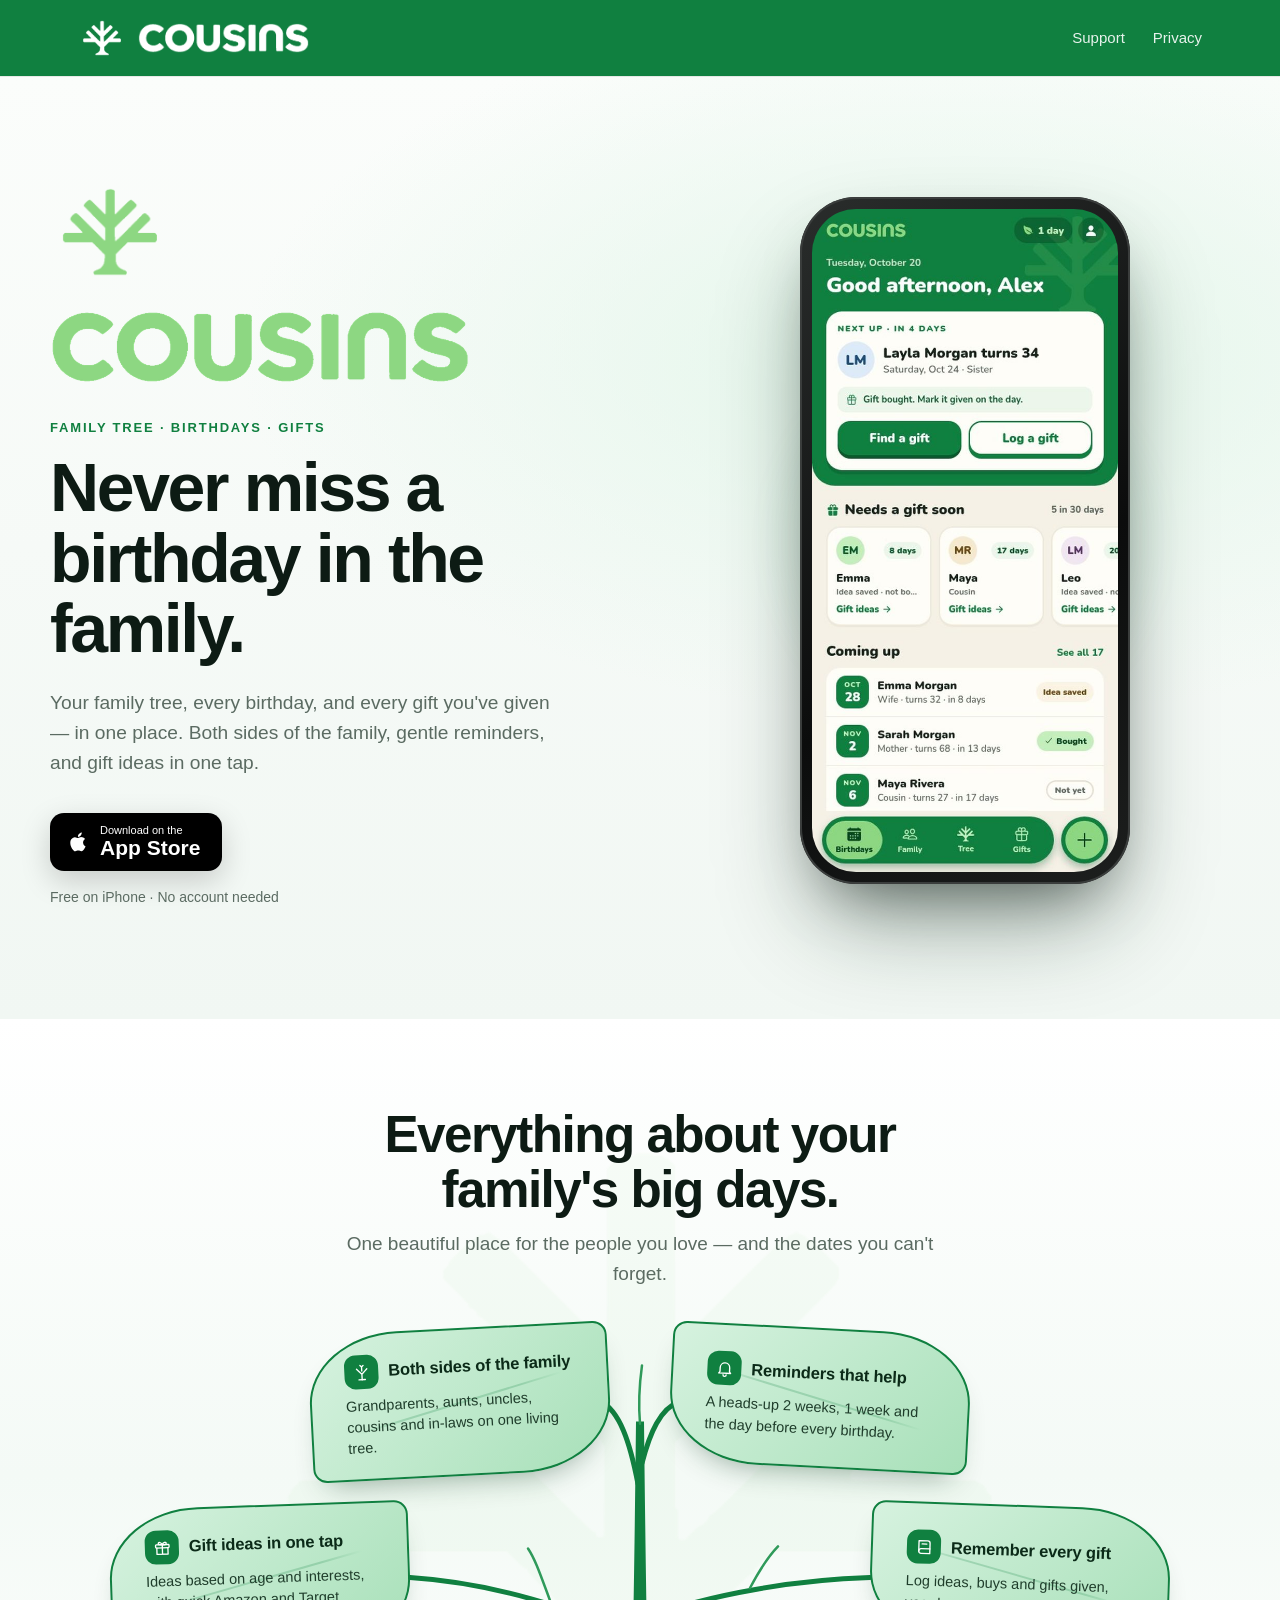
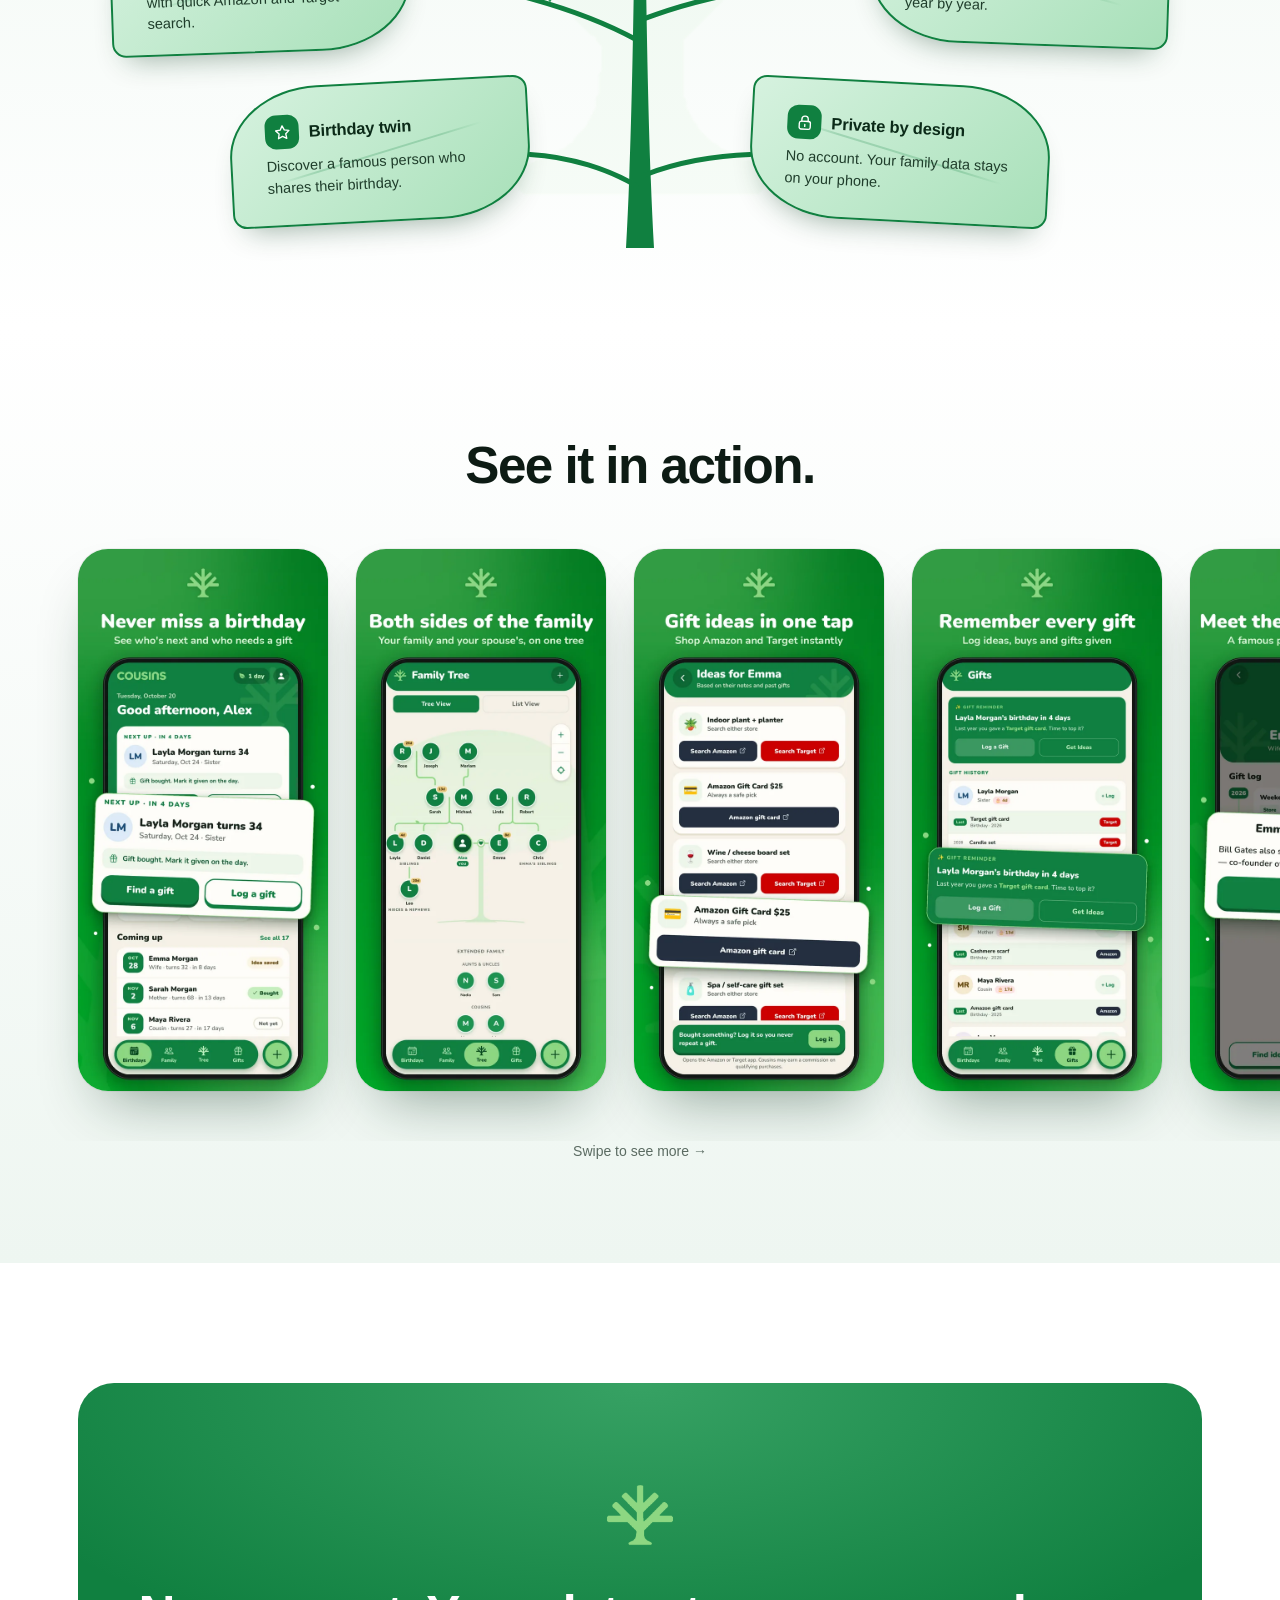
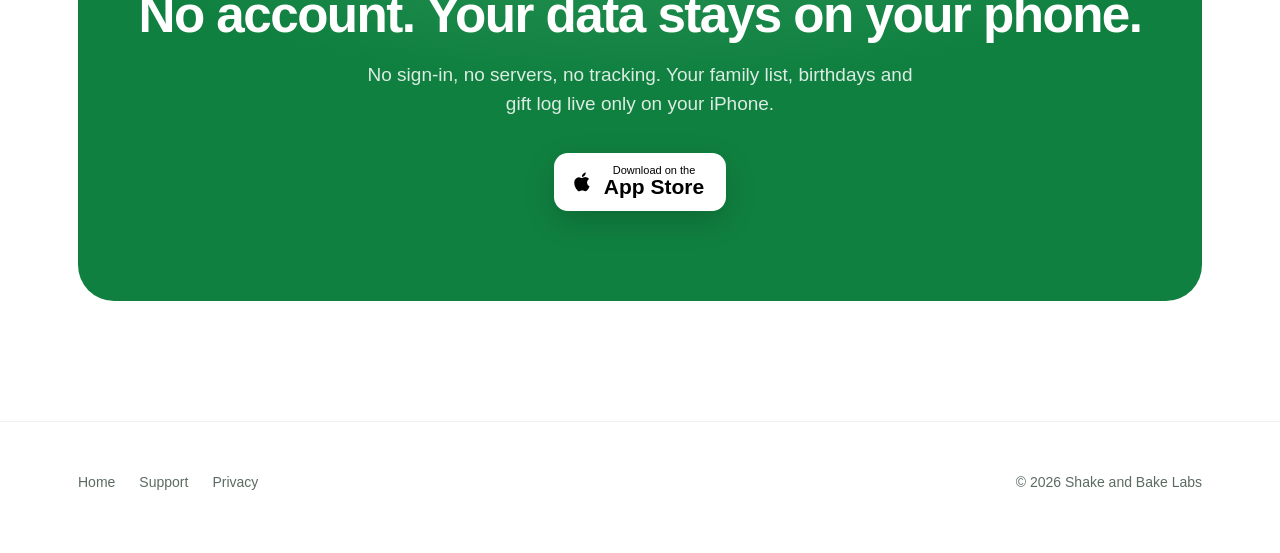
<file: index.html>
<!doctype html><html lang="en"><head><meta charset="utf-8"><meta name="viewport" content="width=device-width,initial-scale=1"><title>COUSINS – Birthdays & Gifts for your whole family</title><meta name="description" content="COUSINS keeps your whole family tree, every birthday and every gift in one place."><link rel="icon" href="assets/tree.png"><link rel="apple-touch-icon" href="assets/apple-touch-icon.png"><meta name="theme-color" content="#108040"><link rel="stylesheet" href="style.css"></head><body>
<header class="nav"><div class="wrap"><a class="brand" href="index.html"><img class="t" src="assets/tree-white.png" alt=""><img class="w" src="assets/wordmark-white.png" alt="COUSINS"></a><nav><a href="support.html">Support</a><a href="privacy.html">Privacy</a></nav></div></header>
<section class="hero" style="padding:0"><div class="wrap hero-grid"><div>
<div class="hero-logo"><img class="t" src="assets/tree.png" alt=""><img class="w" src="assets/wordmark.png" alt="COUSINS"></div>
<div class="eyebrow">Family tree · Birthdays · Gifts</div>
<h1>Never miss a birthday in the family.</h1>
<p class="sub">Your family tree, every birthday, and every gift you've given — in one place. Both sides of the family, gentle reminders, and gift ideas in one tap.</p>
<a class="badge" href="https://apps.apple.com/app/id6773212380"><svg width="22" height="22" viewBox="0 0 24 24" fill="#fff"><path d="M16.4 12.6c0-2.6 2.1-3.8 2.2-3.9-1.2-1.8-3.1-2-3.7-2-1.6-.2-3.1.9-3.9.9s-2-.9-3.4-.9c-1.7 0-3.3 1-4.2 2.6-1.8 3.1-.5 7.7 1.3 10.2.9 1.2 1.9 2.6 3.2 2.6 1.3-.1 1.8-.8 3.3-.8s2 .8 3.4.8c1.4 0 2.3-1.3 3.1-2.5 1-1.4 1.4-2.8 1.4-2.9-.1 0-2.7-1-2.7-4.1zM13.9 4.9c.7-.9 1.2-2 1.1-3.2-1 0-2.3.7-3 1.6-.7.8-1.3 2-1.1 3.1 1.1.1 2.3-.6 3-1.5z"/></svg><span><small>Download on the</small>App Store</span></a>
<p class="note">Free on iPhone · No account needed</p>
</div>
<div class="stage"><div class="phone"><video src="assets/preview.mp4" poster="assets/poster.jpg" autoplay muted loop playsinline webkit-playsinline preload="auto" disablepictureinpicture disableremoteplayback></video></div></div>
</div></section>
<section class="center features"><div class="wrap"><h2>Everything about your<br>family's big days.</h2><p class="lead">One beautiful place for the people you love — and the dates you can't forget.</p><div class="tree"><svg class="treeart" viewBox="0 0 1060 500" preserveAspectRatio="none" aria-hidden="true">
<path class="tk" d="M516 500 C522 400 524 260 526 90 L534 90 C536 260 538 400 544 500 Z"/>
<path class="br" d="M528 150 C520 110 510 80 490 70"/><path class="br" d="M532 130 C540 100 550 78 570 70"/>
<path class="br" d="M527 300 C470 270 380 245 300 240"/><path class="br" d="M533 280 C600 255 690 242 760 240"/>
<path class="br" d="M526 440 C500 425 460 412 420 410"/><path class="br" d="M534 430 C565 418 605 411 640 410"/>
<path class="tw" d="M440 262 C430 236 425 222 418 212"/><path class="tw" d="M640 250 C652 228 660 218 668 210"/><path class="tw" d="M530 92 C528 70 530 50 532 36"/>
</svg><div class="leaf l t1"><div class="lc"><div class="ic"><svg viewBox="0 0 24 24" fill="none" stroke="currentColor" stroke-width="1.7" stroke-linecap="round" stroke-linejoin="round"><path d="M12 21v-7M12 14l-4-4M12 14l4-4M12 10V5M8 10l-2.5-2.5M16 10l2.5-2.5M12 5l-2-2M12 5l2-2"/><path d="M8 21h8"/></svg></div><div><b>Both sides of the family</b><p>Grandparents, aunts, uncles, cousins and in-laws on one living tree.</p></div></div></div><div class="leaf r t1"><div class="lc"><div class="ic"><svg viewBox="0 0 24 24" fill="none" stroke="currentColor" stroke-width="1.7" stroke-linecap="round" stroke-linejoin="round"><path d="M6 16V11a6 6 0 1 1 12 0v5l1.5 2h-15z"/><path d="M10 20a2 2 0 0 0 4 0"/></svg></div><div><b>Reminders that help</b><p>A heads-up 2 weeks, 1 week and the day before every birthday.</p></div></div></div><div class="leaf l t2"><div class="lc"><div class="ic"><svg viewBox="0 0 24 24" fill="none" stroke="currentColor" stroke-width="1.7" stroke-linecap="round" stroke-linejoin="round"><rect x="3.5" y="8" width="17" height="4" rx="1"/><path d="M5 12v8h14v-8M12 8v12M12 8c-1-3-5-4-5-1.5S12 8 12 8zM12 8c1-3 5-4 5-1.5S12 8 12 8z"/></svg></div><div><b>Gift ideas in one tap</b><p>Ideas based on age and interests, with quick Amazon and Target search.</p></div></div></div><div class="leaf r t2"><div class="lc"><div class="ic"><svg viewBox="0 0 24 24" fill="none" stroke="currentColor" stroke-width="1.7" stroke-linecap="round" stroke-linejoin="round"><path d="M5 4h11a3 3 0 0 1 3 3v13H8a3 3 0 0 1-3-3z"/><path d="M5 17a3 3 0 0 1 3-3h11M9 8h6"/></svg></div><div><b>Remember every gift</b><p>Log ideas, buys and gifts given, year by year.</p></div></div></div><div class="leaf l t3"><div class="lc"><div class="ic"><svg viewBox="0 0 24 24" fill="none" stroke="currentColor" stroke-width="1.7" stroke-linecap="round" stroke-linejoin="round"><path d="M12 3.5l2.6 5.3 5.8.8-4.2 4.1 1 5.8L12 16.8l-5.2 2.7 1-5.8-4.2-4.1 5.8-.8z"/></svg></div><div><b>Birthday twin</b><p>Discover a famous person who shares their birthday.</p></div></div></div><div class="leaf r t3"><div class="lc"><div class="ic"><svg viewBox="0 0 24 24" fill="none" stroke="currentColor" stroke-width="1.7" stroke-linecap="round" stroke-linejoin="round"><rect x="5" y="10.5" width="14" height="10" rx="2.5"/><path d="M8 10.5V8a4 4 0 0 1 8 0v2.5M12 14.5v2.5"/></svg></div><div><b>Private by design</b><p>No account. Your family data stays on your phone.</p></div></div></div></div></div></section>
<section class="gallery-sec center" style="padding-top:110px"><div class="wrap"><h2>See it in action.</h2></div><div class="gallery"><div class="shot"><img src="assets/01_home.webp" alt="COUSINS screenshot" loading="lazy" width="600" height="1300"></div><div class="shot"><img src="assets/02_tree.webp" alt="COUSINS screenshot" loading="lazy" width="600" height="1300"></div><div class="shot"><img src="assets/03_ideas.webp" alt="COUSINS screenshot" loading="lazy" width="600" height="1300"></div><div class="shot"><img src="assets/04_gifts.webp" alt="COUSINS screenshot" loading="lazy" width="600" height="1300"></div><div class="shot"><img src="assets/05_twin.webp" alt="COUSINS screenshot" loading="lazy" width="600" height="1300"></div><div class="shot"><img src="assets/06_remind.webp" alt="COUSINS screenshot" loading="lazy" width="600" height="1300"></div><div class="shot"><img src="assets/07_family.webp" alt="COUSINS screenshot" loading="lazy" width="600" height="1300"></div><div class="shot"><img src="assets/08_welcome.webp" alt="COUSINS screenshot" loading="lazy" width="600" height="1300"></div></div><p class="hint">Swipe to see more →</p></section>
<section><div class="wrap"><div class="privacy"><img src="assets/tree.png" alt=""><h2>No account. Your data stays on your phone.</h2><p>No sign-in, no servers, no tracking. Your family list, birthdays and gift log live only on your iPhone.</p><a class="badge" href="https://apps.apple.com/app/id6773212380"><svg width="22" height="22" viewBox="0 0 24 24" fill="#fff"><path d="M16.4 12.6c0-2.6 2.1-3.8 2.2-3.9-1.2-1.8-3.1-2-3.7-2-1.6-.2-3.1.9-3.9.9s-2-.9-3.4-.9c-1.7 0-3.3 1-4.2 2.6-1.8 3.1-.5 7.7 1.3 10.2.9 1.2 1.9 2.6 3.2 2.6 1.3-.1 1.8-.8 3.3-.8s2 .8 3.4.8c1.4 0 2.3-1.3 3.1-2.5 1-1.4 1.4-2.8 1.4-2.9-.1 0-2.7-1-2.7-4.1zM13.9 4.9c.7-.9 1.2-2 1.1-3.2-1 0-2.3.7-3 1.6-.7.8-1.3 2-1.1 3.1 1.1.1 2.3-.6 3-1.5z"/></svg><span><small>Download on the</small>App Store</span></a></div></div></section>
<footer><div class="wrap"><div><a href="index.html">Home</a><a href="support.html">Support</a><a href="privacy.html">Privacy</a></div><div>© 2026 Shake and Bake Labs</div></div></footer>
<script>(function(){var v=document.querySelector('.phone video');if(!v)return;v.muted=true;v.defaultMuted=true;v.setAttribute('muted','');v.playsInline=true;function p(){if(v.paused){v.muted=true;var r=v.play();if(r&&r.catch)r.catch(function(){})}}['loadedmetadata','loadeddata','canplay','canplaythrough'].forEach(function(e){v.addEventListener(e,p)});document.addEventListener('visibilitychange',p);window.addEventListener('pageshow',p);['touchstart','scroll','click','keydown','pointerdown'].forEach(function(e){window.addEventListener(e,p,{passive:true})});if('IntersectionObserver'in window)new IntersectionObserver(function(es){es.forEach(function(x){if(x.isIntersecting)p()})}).observe(v);p();setTimeout(p,500);setTimeout(p,1500)})();</script>
</body></html>
</file>
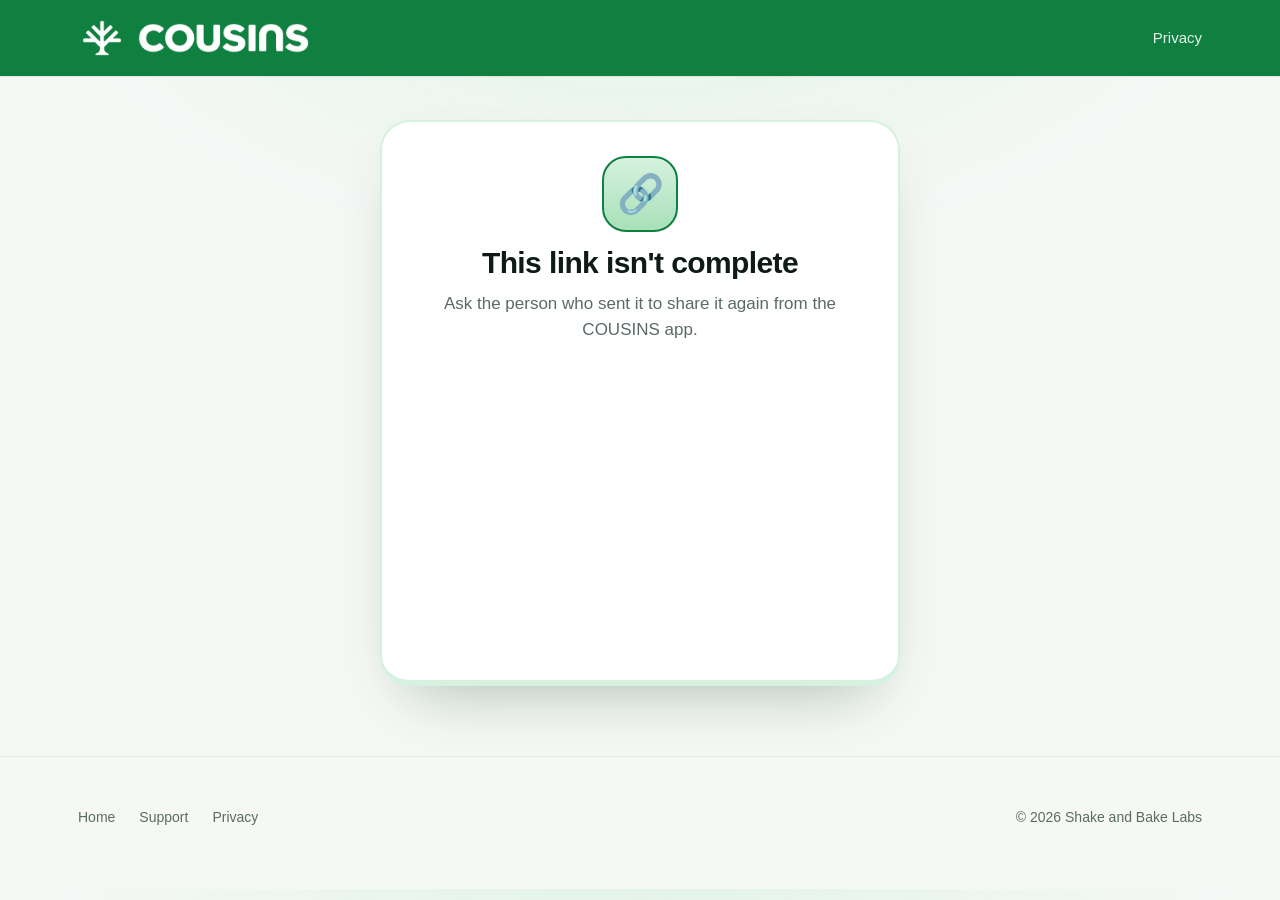
<file: ask/index.html>
<!doctype html><html lang="en"><head><meta charset="utf-8"><meta name="viewport" content="width=device-width,initial-scale=1,viewport-fit=cover"><title>Add your birthday · COUSINS</title><meta name="description" content="Someone in your family wants to remember your birthday. Add it in 10 seconds, no app or sign-up needed."><meta name="robots" content="noindex"><meta name="referrer" content="no-referrer"><meta property="og:title" content="Add your birthday 🎂"><meta property="og:description" content="Someone wants to remember your birthday. 10 seconds, no app or sign-up."><meta property="og:image" content="https://cousinsai.com/assets/icon.png"><link rel="icon" href="../assets/tree.png"><link rel="apple-touch-icon" href="../assets/apple-touch-icon.png"><meta name="theme-color" content="#108040"><link rel="stylesheet" href="../style.css"><link rel="stylesheet" href="ask.css?v=2"></head><body class="ask">
<header class="nav"><div class="wrap"><a class="brand" href="../index.html"><img class="t" src="../assets/tree-white.png" alt=""><img class="w" src="../assets/wordmark-white.png" alt="COUSINS"></a><nav><a href="../privacy.html">Privacy</a></nav></div></header>
<main class="ask-main">
 <section class="card" id="form-card">
  <div class="cake" aria-hidden="true">🎂</div>
  <h1 id="title">Add your birthday</h1>
  <p class="lead-s" id="lead">Someone in your family wants to remember your birthday. It takes 10 seconds, no app or sign-up needed.</p>
  <form id="f" novalidate>
   <label>Your name<input id="name" name="name" autocomplete="name" maxlength="80" required placeholder="First and last name"></label>
   <div class="row">
    <label>Month<select id="month" required><option value="">Month</option></select></label>
    <label>Day<select id="day" required><option value="">Day</option></select></label>
    <label>Year<input id="year" inputmode="numeric" maxlength="4" placeholder="Optional" autocomplete="bday-year"></label>
   </div>
   <label>Things you love <span class="opt">optional</span><textarea id="likes" maxlength="500" rows="2" placeholder="Coffee, gardening, mystery novels…"></textarea></label>
   <label>Gift ideas <span class="opt">optional</span><textarea id="gifts" maxlength="500" rows="2" placeholder="A cozy blanket, a cookbook…"></textarea></label>
   <p class="err" id="err" role="alert"></p>
   <button type="submit" id="go">Send my birthday 🎉</button>
   <p class="fine">Your answer goes only to the person who sent this link. It's stored briefly to pass it along, then deleted. <a href="../privacy.html">Privacy</a></p>
  </form>
 </section>
 <section class="card hidden" id="done-card">
  <div class="cake" aria-hidden="true">🌳</div>
  <h1>Thank you!</h1>
  <p class="lead-s" id="done-msg">Your birthday is on its way. Expect a happy birthday this year 💚</p>
  <a class="badge get" href="../index.html">Get COUSINS for your family</a>
 </section>
 <section class="card hidden" id="bad-card">
  <div class="cake" aria-hidden="true">🔗</div>
  <h1>This link isn't complete</h1>
  <p class="lead-s">Ask the person who sent it to share it again from the COUSINS app.</p>
 </section>
</main>
<footer><div class="wrap"><div><a href="../index.html">Home</a><a href="../support.html">Support</a><a href="../privacy.html">Privacy</a></div><div>© 2026 Shake and Bake Labs</div></div></footer>
<script src="ask.js"></script></body></html>
</file>
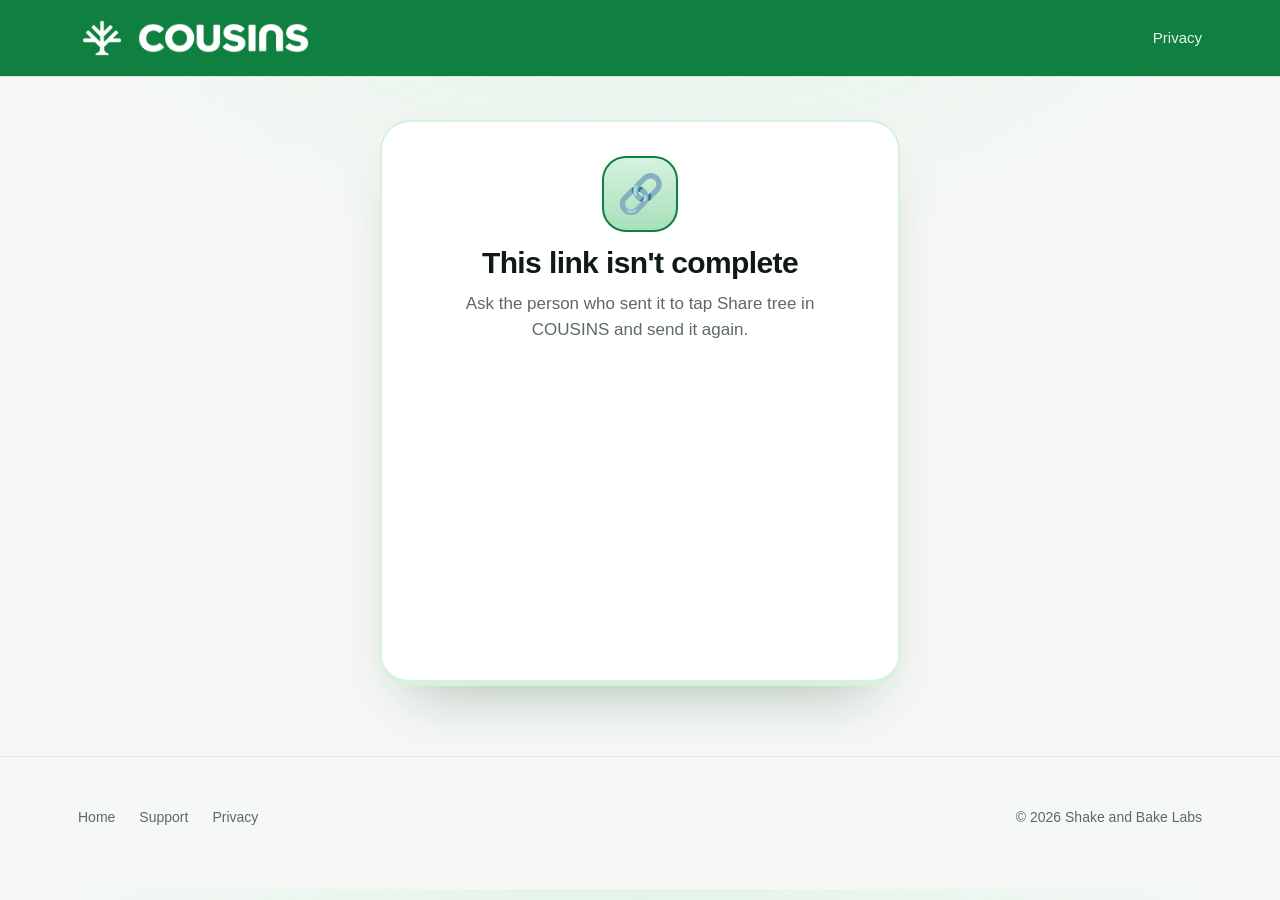
<file: join/index.html>
<!doctype html><html lang="en"><head><meta charset="utf-8"><meta name="viewport" content="width=device-width,initial-scale=1,viewport-fit=cover"><title>Join the family tree · COUSINS</title><meta name="description" content="Someone shared their family tree and birthdays with you on COUSINS. Tap to add them to yours."><meta name="robots" content="noindex"><meta name="referrer" content="no-referrer"><meta property="og:title" content="Join our family tree 🌳"><meta property="og:description" content="Tap to add our people and birthdays to your COUSINS."><meta property="og:image" content="https://cousinsai.com/assets/icon.png"><link rel="icon" href="../assets/tree.png"><link rel="apple-touch-icon" href="../assets/apple-touch-icon.png"><meta name="theme-color" content="#108040"><link rel="stylesheet" href="../style.css"><link rel="stylesheet" href="../ask/ask.css?v=2"></head><body class="ask">
<header class="nav"><div class="wrap"><a class="brand" href="../index.html"><img class="t" src="../assets/tree-white.png" alt=""><img class="w" src="../assets/wordmark-white.png" alt="COUSINS"></a><nav><a href="../privacy.html">Privacy</a></nav></div></header>
<main class="ask-main">
 <section class="card" id="open-card">
  <div class="cake" aria-hidden="true">🌳</div>
  <h1>Join the family tree</h1>
  <p class="lead-s">Someone shared their family and birthdays with you. Open COUSINS to see who's in it and add them to your tree. Duplicates are combined for you.</p>
  <a class="badge get" id="open" href="#">Open in COUSINS</a>
  <p class="fine" style="margin-top:22px">Don't have COUSINS yet? <a id="store" href="https://apps.apple.com/app/id6773212380">Get it on the App Store</a>, then come back and tap this link again.<br>Testing a beta? Install it from <a href="https://testflight.apple.com/">TestFlight</a> first.</p>
  <p class="fine">Shared trees are kept for 30 days, then deleted. <a href="../privacy.html">Privacy</a></p>
 </section>
 <section class="card hidden" id="bad-card">
  <div class="cake" aria-hidden="true">🔗</div>
  <h1>This link isn't complete</h1>
  <p class="lead-s">Ask the person who sent it to tap Share tree in COUSINS and send it again.</p>
 </section>
</main>
<footer><div class="wrap"><div><a href="../index.html">Home</a><a href="../support.html">Support</a><a href="../privacy.html">Privacy</a></div><div>© 2026 Shake and Bake Labs</div></div></footer>
<script>
(function () {
  var q = new URLSearchParams(location.search);
  var id = q.get("t") || (location.hash.match(/t=([A-Za-z0-9_-]+)/) || [])[1] || "";
  if (!/^[A-Za-z0-9_-]{22,64}$/.test(id)) {
    document.getElementById("open-card").classList.add("hidden");
    document.getElementById("bad-card").classList.remove("hidden");
    return;
  }
  var deep = "cousins://join/" + id;
  document.getElementById("open").href = deep;
  // Try to open the app straight away (iOS shows "Open in COUSINS?"); the button stays as a fallback.
  setTimeout(function () { location.href = deep; }, 300);
})();
</script></body></html>
</file>
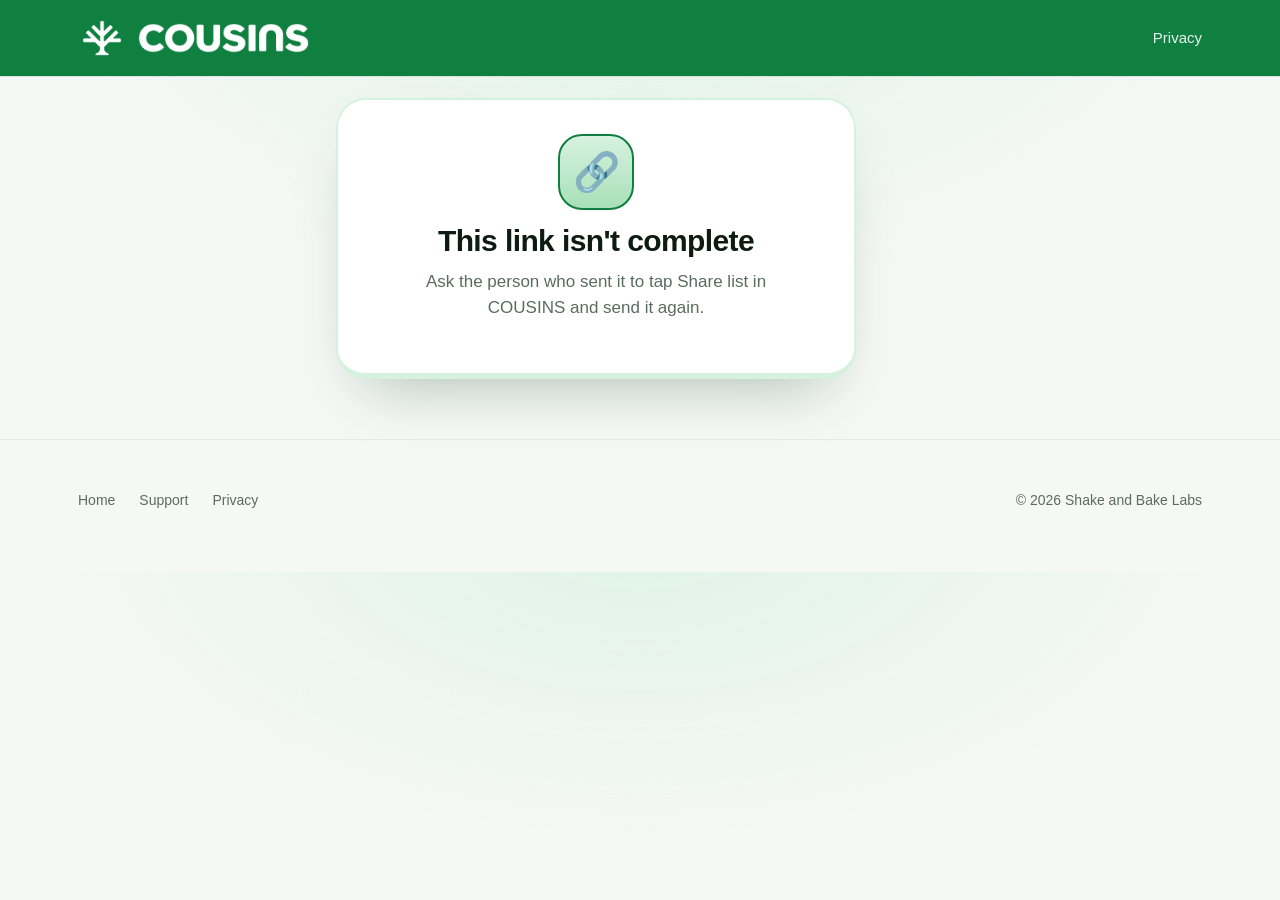
<file: list/index.html>
<!doctype html><html lang="en"><head><meta charset="utf-8"><meta name="viewport" content="width=device-width,initial-scale=1,viewport-fit=cover"><title>Gift list · COUSINS</title><meta name="description" content="A family gift list on COUSINS. Tap Buy to open the store, and tap I'm getting this so nobody doubles up."><meta name="robots" content="noindex"><meta name="referrer" content="no-referrer"><meta property="og:title" content="A family gift list 🎁"><meta property="og:description" content="See the list, tap Buy, and claim a gift so nobody doubles up."><meta property="og:image" content="https://cousinsai.com/assets/icon.png"><link rel="icon" href="../assets/tree.png"><link rel="apple-touch-icon" href="../assets/apple-touch-icon.png"><meta name="theme-color" content="#108040"><link rel="stylesheet" href="../style.css"><link rel="stylesheet" href="../ask/ask.css?v=2">
<style>
.list-main{max-width:640px;margin:0 auto;padding:22px 16px 60px}
.lh{background:var(--g);color:#fff;border-radius:22px;padding:22px 20px;margin-bottom:16px}
.lh h1{font-size:26px;line-height:1.2;margin-bottom:6px}
.lh p{opacity:.9;font-size:15px}
.lh .acts{display:flex;gap:10px;flex-wrap:wrap;margin-top:14px}
.lh .acts a,.lh .acts button{font:inherit;font-weight:800;font-size:14px;border-radius:12px;padding:9px 14px;border:0;cursor:pointer;text-decoration:none}
.lh .open{background:#fff;color:var(--gd)}
.lh .peek{background:rgba(255,255,255,.16);color:#fff}
.it{display:flex;gap:14px;background:#fff;border:2px solid #e6dfd0;border-radius:18px;padding:12px;margin-bottom:12px;box-shadow:0 4px 0 #e6dfd0}
.it.taken{opacity:.62}
.ph{width:84px;height:84px;border-radius:12px;background:#f2efe6;flex:none;overflow:hidden;display:flex;align-items:center;justify-content:center;font-size:30px}
.ph img{width:100%;height:100%;object-fit:cover}
.bd{flex:1;min-width:0}
.tt{font-weight:800;font-size:16px;line-height:1.3;color:var(--ink);overflow:hidden;display:-webkit-box;-webkit-line-clamp:2;-webkit-box-orient:vertical}
.meta{display:flex;align-items:center;gap:7px;margin-top:5px;font-size:13px;color:var(--mute);font-weight:700}
.lg{width:18px;height:18px;border-radius:5px;border:1px solid #e6dfd0;background:#fff;object-fit:contain}
.lt{width:18px;height:18px;border-radius:5px;color:#fff;font-size:11px;font-weight:900;display:inline-flex;align-items:center;justify-content:center}
.pr{margin-left:auto;color:var(--ink);font-weight:900;font-size:15px}
.badge2{display:inline-block;margin-top:6px;font-size:12px;font-weight:800;border-radius:999px;padding:2px 10px;background:#e3f2ff;color:#1d4e89}
.badge2.me{background:#dff7e8;color:#0b5e2f}
.btns{display:flex;gap:8px;margin-top:10px}
.btns a,.btns button{flex:1;font:inherit;font-weight:900;font-size:14px;height:40px;border-radius:12px;display:flex;align-items:center;justify-content:center;text-decoration:none;cursor:pointer}
.buy{background:var(--g);color:#fff;border:0}
.cl{background:#fff;color:var(--ink);border:2px solid #e6dfd0}
.cl.mine{background:#dff7e8;border-color:var(--mint);color:#0b5e2f}
.cl:disabled{opacity:.5;cursor:default}
.star{display:inline-flex;align-items:center;gap:4px;margin-top:4px;font-size:12px;font-weight:900;color:#8a5a00;background:#fff6da;border-radius:999px;padding:2px 9px}
.it.wanted{border-color:#f1cf6b;box-shadow:0 4px 0 #f1cf6b}
.det{margin-top:4px;font-size:13px;font-weight:800;color:var(--ink)}
.empty{text-align:center;color:var(--mute);padding:30px 0;font-weight:700}
.note{font-size:13px;color:var(--mute);text-align:center;margin-top:18px;line-height:1.5}
</style></head><body class="ask">
<header class="nav"><div class="wrap"><a class="brand" href="../index.html"><img class="t" src="../assets/tree-white.png" alt=""><img class="w" src="../assets/wordmark-white.png" alt="COUSINS"></a><nav><a href="../privacy.html">Privacy</a></nav></div></header>
<main class="list-main">
 <section class="card hidden" id="bad-card">
  <div class="cake" aria-hidden="true">🔗</div>
  <h1 id="bad-h">This link isn't complete</h1>
  <p class="lead-s" id="bad-p">Ask the person who sent it to tap Share list in COUSINS and send it again.</p>
 </section>
 <div id="loading" class="empty">Loading the list…</div>
 <div id="list" class="hidden">
  <div class="lh">
   <h1 id="title"></h1>
   <p id="sub"></p>
   <div class="acts"><a class="open" id="open" href="#">Open in COUSINS</a><button class="peek hidden" id="peek" type="button"></button></div>
  </div>
  <div id="items"></div>
  <p class="note" id="foot"></p>
  <p class="note">No account needed. Claims are anonymous unless you add a name. Lists expire 60 days after the last update. <a href="../privacy.html">Privacy</a> · <a href="https://apps.apple.com/app/id6773212380">Get COUSINS</a></p>
 </div>
</main>
<footer><div class="wrap"><div><a href="../index.html">Home</a><a href="../support.html">Support</a><a href="../privacy.html">Privacy</a></div><div>© 2026 Shake and Bake Labs</div></div></footer>
<script>
(function () {
  "use strict";
  var BASE = "https://firestore.googleapis.com/v1/projects/cousins-ai/databases/(default)/documents/lists";
  var q = new URLSearchParams(location.search);
  var id = q.get("l") || (location.hash.match(/l=([A-Za-z0-9_-]+)/) || [])[1] || "";
  var $ = function (x) { return document.getElementById(x); };
  function bad(h, p) {
    $("loading").classList.add("hidden");
    $("list").classList.add("hidden");
    $("bad-card").classList.remove("hidden");
    if (h) $("bad-h").textContent = h;
    if (p) $("bad-p").textContent = p;
  }
  if (!/^[A-Za-z0-9_-]{22,64}$/.test(id)) return bad();
  $("open").href = "cousins://list/" + id;

  var KEY_RE = /^[A-Za-z0-9_-]{1,64}$/;
  var str = function (v) { return v && typeof v.stringValue === "string" ? v.stringValue : ""; };
  var https = function (u) { return /^https:\/\/[^\s"'<>]{4,1500}$/i.test(u) ? u : ""; };
  var num = function (v) { var n = v ? (v.doubleValue != null ? v.doubleValue : v.integerValue) : null; n = typeof n === "string" ? parseFloat(n) : n; return typeof n === "number" && isFinite(n) && n > 0 ? n : null; };
  var SYM = { USD: "$", CAD: "CA$", AUD: "A$", EUR: "€", GBP: "£", JPY: "¥", INR: "₹" };
  function money(p, c) { c = (c || "USD").toUpperCase(); var a = p % 1 === 0 ? String(p) : p.toFixed(2); return SYM[c] ? SYM[c] + a : a + " " + c; }
  var COLORS = ["#108040", "#1D4E89", "#A9781F", "#8E3B8E", "#C2410C", "#0F766E", "#B91C1C", "#4338CA"];
  function color(name) { var h = 0; for (var i = 0; i < name.length; i++) h = (h * 31 + name.charCodeAt(i)) >>> 0; return COLORS[h % COLORS.length]; }
  function el(tag, cls, text) { var e = document.createElement(tag); if (cls) e.className = cls; if (text != null) e.textContent = text; return e; }

  async function sha256(s) {
    var b = await crypto.subtle.digest("SHA-256", new TextEncoder().encode(s));
    return Array.from(new Uint8Array(b)).map(function (x) { return x.toString(16).padStart(2, "0"); }).join("");
  }
  function token() {
    var b = new Uint8Array(24); crypto.getRandomValues(b);
    return btoa(String.fromCharCode.apply(null, b)).replace(/\+/g, "-").replace(/\//g, "_").replace(/=+$/, "");
  }
  var TK = "cousins-claims";
  function tokens() { try { return JSON.parse(localStorage.getItem(TK) || "{}"); } catch (e) { return {}; } }
  function setToken(k, t) { var all = tokens(); if (t) all[id + ":" + k] = t; else delete all[id + ":" + k]; try { localStorage.setItem(TK, JSON.stringify(all)); } catch (e) {} }

  var list = null, claims = {}, showClaims = false;

  async function loadList() {
    var r = await fetch(BASE + "/" + id);
    if (r.status === 404 || r.status === 403) return null;
    if (!r.ok) throw new Error("fetch");
    var f = ((await r.json()) || {}).fields || {};
    var exp = f.expiresAt && f.expiresAt.timestampValue;
    if (exp && new Date(exp).getTime() < Date.now()) return null;
    var items = ((f.items && f.items.arrayValue && f.items.arrayValue.values) || []).map(function (v) {
      var x = (v.mapValue && v.mapValue.fields) || {};
      var k = str(x.k), t = str(x.t).trim();
      if (!KEY_RE.test(k) || !t) return null;
      var q = num(x.q);
      return { k: k, t: t.slice(0, 160), u: https(str(x.u)), s: str(x.s).slice(0, 40), d: str(x.d).slice(0, 80), lg: https(str(x.lg)), i: https(str(x.i)), p: num(x.p), c: str(x.c).slice(0, 3),
        sz: str(x.sz).trim().slice(0, 40), co: str(x.co).trim().slice(0, 40), q: q && q > 1 ? Math.min(Math.floor(q), 99) : 0, w: !!(x.w && x.w.booleanValue === true) };
    }).filter(Boolean);
    // Most wanted first; otherwise keep the order the app sent (newest first).
    items = items.map(function (it, i) { return { it: it, i: i }; }).sort(function (a, b) { return (b.it.w - a.it.w) || (a.i - b.i); }).map(function (x) { return x.it; });
    return { from: str(f.from) || "Family", forName: str(f.forName) || "Family", title: str(f.title) || "Gift list", mine: !!(f.mine && f.mine.booleanValue), items: items };
  }
  async function loadClaims() {
    var out = {};
    var r = await fetch(BASE + "/" + id + "/claims?pageSize=300");
    if (!r.ok) return out;
    var b = await r.json();
    (b.documents || []).forEach(function (d) {
      var k = String(d.name || "").split("/").pop();
      var f = d.fields || {};
      if (KEY_RE.test(k)) out[k] = { on: !!(f.on && f.on.booleanValue), n: str(f.n).trim().slice(0, 40) };
    });
    return out;
  }

  async function claim(it) {
    var forFirst = list.forName.split(/\s+/)[0];
    var name = window.prompt("I'm getting this.\n\nAdd your first name so other family knows who's on it (optional)." + (list.mine ? " " + forFirst + " won't see it in COUSINS." : ""), "");
    if (name === null) return;
    var t = token();
    var fields = { on: { booleanValue: true }, ch: { stringValue: await sha256(t) }, at: { timestampValue: new Date().toISOString() } };
    name = name.trim().slice(0, 40);
    if (name) fields.n = { stringValue: name };
    var body = JSON.stringify({ fields: fields });
    var h = { "Content-Type": "application/json" };
    var r = await fetch(BASE + "/" + id + "/claims?documentId=" + encodeURIComponent(it.k), { method: "POST", headers: h, body: body });
    if (r.status === 409) r = await fetch(BASE + "/" + id + "/claims/" + encodeURIComponent(it.k) + "?currentDocument.exists=true", { method: "PATCH", headers: h, body: body });
    if (r.ok) setToken(it.k, t);
    else if (r.status === 403) alert("Someone beat you to it. Another family member is already getting this one.");
    else alert("Couldn't save that. Check your connection and try again.");
    await refresh();
  }
  async function release(it) {
    var t = tokens()[id + ":" + it.k];
    if (!t || !confirm("Not getting this anymore? It goes back on the list for others.")) return;
    var r = await fetch(BASE + "/" + id + "/claims/" + encodeURIComponent(it.k) + "?currentDocument.exists=true", {
      method: "PATCH", headers: { "Content-Type": "application/json" },
      body: JSON.stringify({ fields: { on: { booleanValue: false }, t: { stringValue: t }, at: { timestampValue: new Date().toISOString() } } })
    });
    if (r.ok) setToken(it.k, null); else alert("Couldn't update that. Check your connection and try again.");
    await refresh();
  }

  function render() {
    var forFirst = list.forName.split(/\s+/)[0];
    document.title = list.title + " · COUSINS";
    $("title").textContent = list.title;
    $("sub").textContent = (list.mine ? "From " : "Shared by ") + list.from + " · Tap Buy to open the store, then tap I'm getting this so nobody doubles up.";
    var peek = $("peek");
    if (list.mine) {
      peek.classList.remove("hidden");
      peek.textContent = showClaims ? "Hide what's claimed" : "Show what's claimed (spoilers for " + forFirst + ")";
    }
    var box = $("items"); box.textContent = "";
    if (!list.items.length) box.appendChild(el("div", "empty", "No gift ideas on this list yet."));
    var tk = tokens();
    list.items.forEach(function (it) {
      var c = claims[it.k];
      var mine = !!tk[id + ":" + it.k] && c && c.on;
      var taken = !mine && c && c.on && showClaims;
      var card = el("div", "it" + (taken ? " taken" : "") + (it.w ? " wanted" : ""));
      var ph = el("div", "ph");
      if (it.i) { var im = el("img"); im.src = it.i; im.alt = ""; im.loading = "lazy"; im.referrerPolicy = "no-referrer"; im.onerror = function () { ph.textContent = "🎁"; }; ph.appendChild(im); } else ph.textContent = "🎁";
      card.appendChild(ph);
      var bd = el("div", "bd");
      bd.appendChild(el("div", "tt", it.t));
      if (it.w) bd.appendChild(el("span", "star", "★ Most wanted"));
      var det = [];
      if (it.sz) det.push("Size " + it.sz);
      if (it.co) det.push(it.co);
      if (it.q > 1) det.push("Qty " + it.q);
      if (det.length) bd.appendChild(el("div", "det", det.join(" · ")));
      var meta = el("div", "meta");
      if (it.s) {
        var logo = it.lg || (it.d ? "https://www.google.com/s2/favicons?domain=" + encodeURIComponent(it.d) + "&sz=128" : "");
        var letter = el("span", "lt", it.s.replace(/[^A-Za-z0-9]/g, "").charAt(0).toUpperCase() || "•"); letter.style.background = color(it.s);
        if (logo) { var lg = el("img", "lg"); lg.src = logo; lg.alt = ""; lg.referrerPolicy = "no-referrer"; lg.onerror = function () { lg.replaceWith(letter); }; meta.appendChild(lg); } else meta.appendChild(letter);
        meta.appendChild(el("span", null, it.s));
      }
      if (it.p) meta.appendChild(el("span", "pr", money(it.p, it.c)));
      bd.appendChild(meta);
      if (mine) bd.appendChild(el("span", "badge2 me", "You're getting this"));
      else if (taken) bd.appendChild(el("span", "badge2", c.n ? c.n + " is getting it" : "Taken"));
      var btns = el("div", "btns");
      if (it.u) { var a = el("a", "buy", it.s ? "Buy at " + it.s : "Open in store"); a.href = it.u; a.target = "_blank"; a.rel = "noopener noreferrer nofollow"; btns.appendChild(a); }
      var b = el("button", "cl" + (mine ? " mine" : ""), mine ? "Undo" : taken ? "Taken" : "I'm getting this");
      b.type = "button"; b.disabled = !!taken;
      b.onclick = function () { b.disabled = true; (mine ? release(it) : claim(it)).finally(function () { b.disabled = false; }); };
      btns.appendChild(b);
      bd.appendChild(btns);
      card.appendChild(bd);
      box.appendChild(card);
    });
    $("foot").textContent = list.mine
      ? forFirst + " won't see claims in the COUSINS app. Claims stay hidden on this page unless you tap Show."
      : "Made in COUSINS by " + list.from + ".";
  }

  async function refresh() {
    try { claims = await loadClaims(); } catch (e) {}
    render();
  }

  $("peek").onclick = function () { showClaims = !showClaims; try { sessionStorage.setItem("peek:" + id, showClaims ? "1" : ""); } catch (e) {} render(); };

  (async function () {
    try {
      list = await loadList();
      if (!list) return bad("This list isn't available", "It may have expired. Ask whoever sent it to tap Share list in COUSINS again.");
      try { showClaims = !list.mine || sessionStorage.getItem("peek:" + id) === "1"; } catch (e) { showClaims = !list.mine; }
      $("loading").classList.add("hidden");
      $("list").classList.remove("hidden");
      await refresh();
    } catch (e) {
      bad("Couldn't load the list", "Check your connection and refresh the page.");
    }
  })();
})();
</script></body></html>
</file>
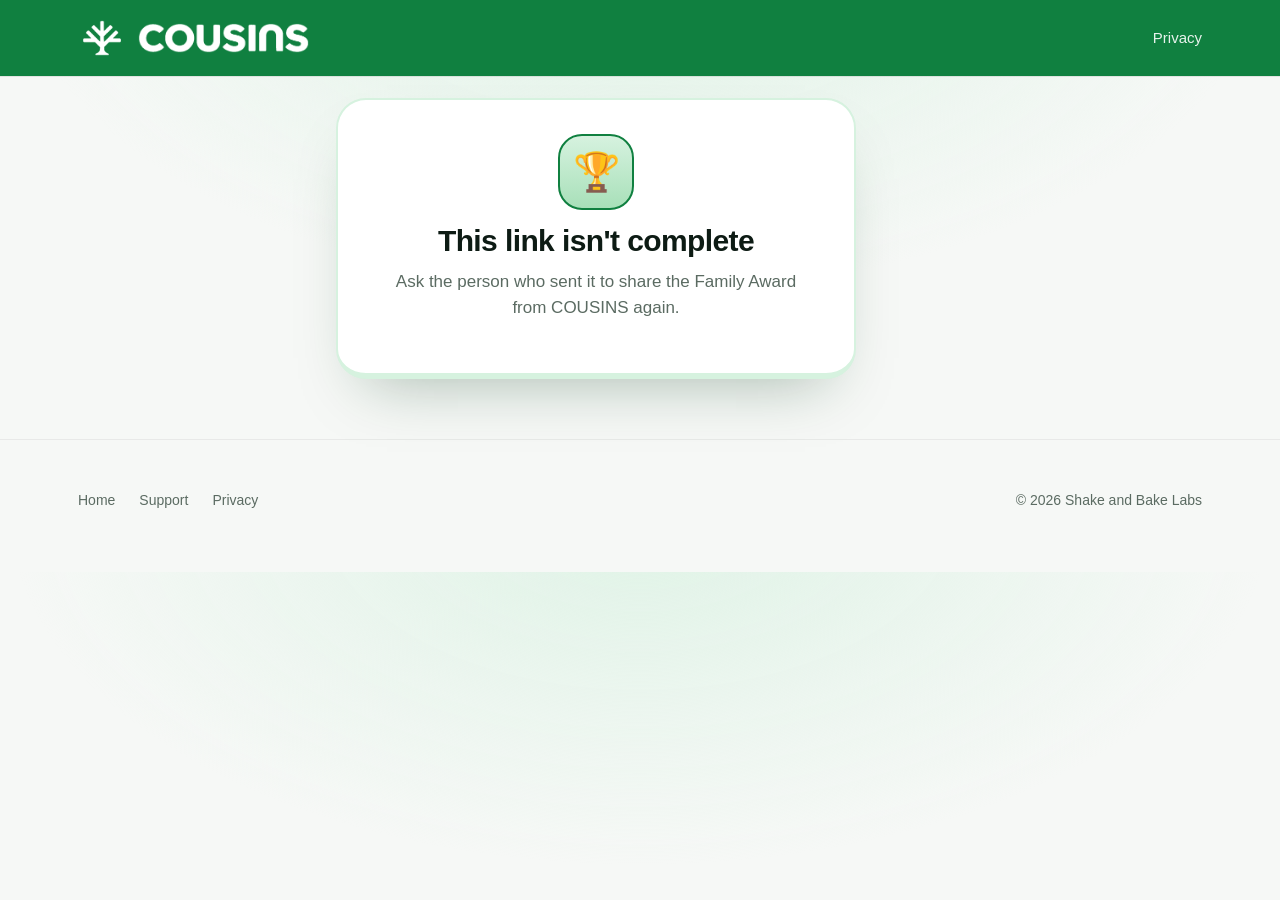
<file: vote/index.html>
<!doctype html><html lang="en"><head><meta charset="utf-8"><meta name="viewport" content="width=device-width,initial-scale=1,viewport-fit=cover"><title>The Family Awards · COUSINS</title><meta name="description" content="Your family is voting. Pick a winner in one tap, no app or sign-up needed."><meta name="robots" content="noindex"><meta name="referrer" content="no-referrer"><meta property="og:title" content="The Family Awards 🏆"><meta property="og:description" content="Your family is voting. Pick a winner in one tap, no app or sign-up needed."><meta property="og:image" content="https://cousinsai.com/assets/icon.png"><link rel="icon" href="../assets/tree.png"><link rel="apple-touch-icon" href="../assets/apple-touch-icon.png"><meta name="theme-color" content="#108040"><link rel="stylesheet" href="../style.css"><link rel="stylesheet" href="../ask/ask.css?v=2">
<style>
.vote-main{max-width:640px;margin:0 auto;padding:22px 16px 60px}
.vh{background:var(--g);color:#fff;border-radius:26px;padding:24px 22px 22px;margin-bottom:16px;position:relative;overflow:hidden;background-image:radial-gradient(500px 220px at 85% 0,rgba(141,215,130,.35),transparent)}
.vh .ey{font-size:12px;font-weight:800;letter-spacing:.14em;color:#c4efbc;text-transform:uppercase}
.vh h1{font-size:30px;line-height:1.15;letter-spacing:-.02em;margin:8px 0 6px}
.vh p{opacity:.9;font-size:15px}
.grid{display:grid;grid-template-columns:repeat(3,1fr);gap:10px}
@media(max-width:420px){.grid{grid-template-columns:repeat(2,1fr)}}
.nom{position:relative;background:#fff;border:2px solid #e6dfd0;border-radius:20px;padding:14px 8px 12px;text-align:center;cursor:pointer;box-shadow:0 4px 0 #e6dfd0;font:inherit;color:var(--ink);transition:transform .08s}
.nom:active{transform:translateY(2px)}
.nom.sel{border-color:var(--g);box-shadow:0 4px 0 var(--g);background:#f1fbf3}
.nom .ck{position:absolute;top:8px;right:8px;width:22px;height:22px;border-radius:11px;background:var(--g);color:#fff;font-size:13px;font-weight:900;display:none;align-items:center;justify-content:center}
.nom.sel .ck{display:flex}
.av{width:72px;height:72px;border-radius:50%;margin:0 auto 8px;overflow:hidden;display:flex;align-items:center;justify-content:center;font-weight:900;font-size:26px;border:3px solid #fff;box-shadow:0 0 0 2px #e6dfd0}
.av img{width:100%;height:100%;object-fit:cover}
.nm{font-weight:900;font-size:15px;line-height:1.2;word-break:break-word}
.go{display:block;width:100%;margin-top:14px;font:inherit;font-size:18px;font-weight:900;color:#fff;background:var(--g);border:0;border-radius:18px;padding:16px;box-shadow:0 5px 0 #0B5A2D;cursor:pointer}
.go:disabled{opacity:.55;cursor:default}
.res{background:#fff;border:2px solid #e6dfd0;border-radius:20px;padding:14px;margin-bottom:10px;display:flex;align-items:center;gap:12px}
.res.win{border-color:#e5c35a;box-shadow:0 4px 0 #e5c35a}
.res .av{width:48px;height:48px;margin:0;font-size:18px}
.res .b{flex:1;min-width:0}
.bar{height:10px;border-radius:5px;background:#edf6ea;margin-top:6px;overflow:hidden}
.bar i{display:block;height:100%;background:var(--g);border-radius:5px;width:0;transition:width .8s cubic-bezier(.2,.8,.2,1)}
.res.win .bar i{background:#e0a92b}
.cnt{font-weight:900;font-size:15px;color:var(--ink);white-space:nowrap}
.crown{font-size:12px;font-weight:900;color:#8a5a00;background:#fff6da;border-radius:999px;padding:2px 9px;margin-left:6px}
.tot{text-align:center;color:var(--mute);font-weight:800;margin:6px 0 16px}
.cta{background:linear-gradient(160deg,#0B5A2D,#108040);color:#fff;border-radius:26px;padding:26px 22px;text-align:center;margin-top:22px}
.cta img.t{width:54px;height:auto;margin-bottom:6px}
.cta h2{font-size:26px;letter-spacing:-.02em;line-height:1.15;color:#fff}
.cta h2 b{color:#8DD782}
.cta p{opacity:.9;margin:8px auto 16px;max-width:420px;font-size:15.5px}
.cta .badge{background:#fff;color:#000;box-shadow:none}
.cta .badge svg{fill:#000}
.cta .tag{margin-top:12px;font-size:13px;font-weight:800;color:#c4efbc}
.note{font-size:13px;color:var(--mute);text-align:center;margin-top:14px;line-height:1.5}
.empty{text-align:center;color:var(--mute);padding:30px 0;font-weight:700}
</style></head><body class="ask">
<header class="nav"><div class="wrap"><a class="brand" href="../index.html"><img class="t" src="../assets/tree-white.png" alt=""><img class="w" src="../assets/wordmark-white.png" alt="COUSINS"></a><nav><a href="../privacy.html">Privacy</a></nav></div></header>
<main class="vote-main">
 <section class="card hidden" id="bad-card">
  <div class="cake" aria-hidden="true">🏆</div>
  <h1 id="bad-h">This link isn't complete</h1>
  <p class="lead-s" id="bad-p">Ask the person who sent it to share the Family Award from COUSINS again.</p>
 </section>
 <div id="loading" class="empty">Loading the Family Awards…</div>
 <div id="poll" class="hidden">
  <div class="vh">
   <div class="ey" id="ey">The Family Awards</div>
   <h1 id="q"></h1>
   <p id="sub"></p>
  </div>
  <div id="vote">
   <div class="grid" id="noms" role="radiogroup" aria-label="Nominees"></div>
   <button class="go" id="go" type="button" disabled>Pick someone to vote</button>
   <p class="note">One vote per person. Votes are anonymous.</p>
  </div>
  <div id="results" class="hidden">
   <div id="rows"></div>
   <p class="tot" id="tot"></p>
  </div>
  <div class="cta" id="cta">
   <img class="t" src="../assets/tree-white.png" alt="">
   <h2>See what you're missing: <b>get COUSINS</b></h2>
   <p>Your family is on COUSINS: birthdays, wish lists, and little facts about how you're all related. Free on iPhone.</p>
   <a class="badge" href="https://apps.apple.com/app/id6773212380" id="store"><svg width="22" height="22" viewBox="0 0 24 24"><path d="M16.4 12.6c0-2.6 2.1-3.8 2.2-3.9-1.2-1.8-3.1-2-3.7-2-1.6-.2-3.1.9-3.9.9s-2-.9-3.4-.9c-1.7 0-3.3 1-4.2 2.6-1.8 3.1-.5 7.7 1.3 10.2.9 1.2 1.9 2.6 3.2 2.6 1.3-.1 1.8-.8 3.3-.8s2 .8 3.4.8c1.4 0 2.3-1.3 3.1-2.5 1-1.4 1.4-2.8 1.4-2.9-.1 0-2.7-1-2.7-4.1zM13.9 4.9c.7-.9 1.2-2 1.1-3.2-1 0-2.3.7-3 1.6-.7.8-1.3 2-1.1 3.1 1.1.1 2.3-.6 3-1.5z"/></svg><span><small>Download on the</small>App Store</span></a>
   <div class="tag">You share more than you think.</div>
  </div>
  <p class="note">No account needed. Polls close after 7 days and are deleted after 30. <a href="../privacy.html">Privacy</a></p>
 </div>
</main>
<footer><div class="wrap"><div><a href="../index.html">Home</a><a href="../support.html">Support</a><a href="../privacy.html">Privacy</a></div><div>© 2026 Shake and Bake Labs</div></div></footer>
<script>
(function () {
  "use strict";
  var PROJECT = "cousins-ai";
  var ROOT = "https://firestore.googleapis.com/v1/projects/" + PROJECT + "/databases/(default)/documents";
  var BASE = ROOT + "/polls";
  var KEYS = ["a", "b", "c", "d", "e", "f", "g", "h", "i", "j", "k", "l"];
  var q = new URLSearchParams(location.search);
  var id = q.get("p") || (location.hash.match(/p=([A-Za-z0-9_-]+)/) || [])[1] || "";
  var $ = function (x) { return document.getElementById(x); };
  function el(tag, cls, text) { var e = document.createElement(tag); if (cls) e.className = cls; if (text != null) e.textContent = text; return e; }
  function bad(h, p) {
    $("loading").classList.add("hidden");
    $("poll").classList.add("hidden");
    $("bad-card").classList.remove("hidden");
    if (h) $("bad-h").textContent = h;
    if (p) $("bad-p").textContent = p;
  }
  if (!/^[A-Za-z0-9_-]{22,64}$/.test(id)) return bad();

  var str = function (v) { return v && typeof v.stringValue === "string" ? v.stringValue : ""; };
  var num = function (v) { var n = v ? (v.integerValue != null ? v.integerValue : v.doubleValue) : 0; n = typeof n === "string" ? parseFloat(n) : n; return typeof n === "number" && isFinite(n) && n > 0 ? Math.floor(n) : 0; };
  var TINTS = [["#C4EFBC", "#0B5A2D"], ["#F5E9CF", "#6B4A12"], ["#F0E7F2", "#5B3566"], ["#DCEBF7", "#1F4E79"]];
  function tint(name) { var h = 0; for (var i = 0; i < name.length; i++) h = (h * 31 + name.charCodeAt(i)) >>> 0; return TINTS[h % TINTS.length]; }
  function initials(name) { var p = name.trim().split(/\s+/); return ((p[0] || "?").charAt(0) + (p.length > 1 ? p[p.length - 1].charAt(0) : "")).toUpperCase(); }
  var VK = "cousins-votes";
  function voted() { try { return JSON.parse(localStorage.getItem(VK) || "{}")[id] || ""; } catch (e) { return ""; } }
  function setVoted(k) { try { var all = JSON.parse(localStorage.getItem(VK) || "{}"); all[id] = k; localStorage.setItem(VK, JSON.stringify(all)); } catch (e) {} }

  var poll = null, pick = "", photos = {};

  async function load() {
    var r = await fetch(BASE + "/" + id);
    if (r.status === 404 || r.status === 403) return null;
    if (!r.ok) throw new Error("fetch");
    var f = ((await r.json()) || {}).fields || {};
    var n = ((f.n && f.n.arrayValue && f.n.arrayValue.values) || []).map(function (v) {
      var x = (v.mapValue && v.mapValue.fields) || {};
      var k = str(x.k), nm = str(x.nm).trim().slice(0, 40);
      if (KEYS.indexOf(k) < 0 || !nm) return null;
      return { k: k, nm: nm, ph: !!(x.ph && x.ph.booleanValue === true) };
    }).filter(Boolean);
    if (n.length < 2) return null;
    var vf = (f.votes && f.votes.mapValue && f.votes.mapValue.fields) || {};
    var votes = {}; n.forEach(function (x) { votes[x.k] = num(vf[x.k]); });
    var closes = f.closesAt && f.closesAt.timestampValue;
    return { from: str(f.from).trim().slice(0, 60) || "Your family", q: str(f.q).trim().slice(0, 120), n: n, votes: votes, total: num(f.total), closed: closes ? new Date(closes).getTime() <= Date.now() : false };
  }
  function loadPhotos() {
    poll.n.forEach(function (x) {
      if (!x.ph) return;
      fetch(BASE + "/" + id + "/photos/" + x.k).then(function (r) { return r.ok ? r.json() : null; }).then(function (d) {
        var b = d && d.fields && str(d.fields.d);
        if (b && /^[A-Za-z0-9+/=]+$/.test(b)) { photos[x.k] = "data:image/jpeg;base64," + b; render(); }
      }).catch(function () {});
    });
  }
  function avatar(x) {
    var t = tint(x.nm), av = el("div", "av");
    av.style.background = t[0]; av.style.color = t[1];
    if (photos[x.k]) { var im = el("img"); im.src = photos[x.k]; im.alt = ""; av.appendChild(im); } else av.textContent = initials(x.nm);
    return av;
  }
  function render() {
    $("q").textContent = poll.q;
    document.title = poll.q + " · The Family Awards";
    var mine = voted();
    var showResults = !!mine || poll.closed;
    $("sub").textContent = showResults
      ? (poll.closed ? "Voting is closed. The family has spoken." : "Thanks for voting! Here's how the family voted so far.")
      : poll.from + " nominated " + poll.n.length + " people. Tap one, then vote.";
    $("vote").classList.toggle("hidden", showResults);
    $("results").classList.toggle("hidden", !showResults);
    if (!showResults) {
      var box = $("noms"); box.textContent = "";
      poll.n.forEach(function (x) {
        var b = el("button", "nom" + (pick === x.k ? " sel" : ""));
        b.type = "button"; b.setAttribute("role", "radio"); b.setAttribute("aria-checked", pick === x.k ? "true" : "false");
        b.appendChild(el("span", "ck", "✓"));
        b.appendChild(avatar(x));
        b.appendChild(el("div", "nm", x.nm));
        b.onclick = function () { pick = x.k; render(); };
        box.appendChild(b);
      });
      var chosen = poll.n.filter(function (x) { return x.k === pick; })[0];
      $("go").disabled = !chosen;
      $("go").textContent = chosen ? "Vote for " + chosen.nm : "Pick someone to vote";
    } else {
      var total = poll.n.reduce(function (t, x) { return t + poll.votes[x.k]; }, 0);
      var max = Math.max.apply(null, poll.n.map(function (x) { return poll.votes[x.k]; }));
      var rows = $("rows"); rows.textContent = "";
      poll.n.map(function (x, i) { return { x: x, i: i }; })
        .sort(function (a, b) { return (poll.votes[b.x.k] - poll.votes[a.x.k]) || (a.i - b.i); })
        .forEach(function (o) {
          var x = o.x, v = poll.votes[x.k], win = max > 0 && v === max;
          var row = el("div", "res" + (win ? " win" : ""));
          row.appendChild(avatar(x));
          var b = el("div", "b");
          var nm = el("div", "nm", x.nm);
          if (win) nm.appendChild(el("span", "crown", poll.closed ? "🏆 Winner" : "👑 Leading"));
          if (mine === x.k) nm.appendChild(el("span", "crown", "Your vote"));
          b.appendChild(nm);
          var bar = el("div", "bar"), fill = el("i"); bar.appendChild(fill); b.appendChild(bar);
          setTimeout(function () { fill.style.width = (total && v ? Math.max(4, Math.round(v / total * 100)) : 0) + "%"; }, 30);
          row.appendChild(b);
          row.appendChild(el("div", "cnt", v + (v === 1 ? " vote" : " votes")));
          rows.appendChild(row);
        });
      $("tot").textContent = total + (total === 1 ? " relative has voted" : " relatives have voted");
    }
  }
  $("go").onclick = async function () {
    if (!pick || voted()) return;
    var go = $("go"); go.disabled = true; go.textContent = "Voting…";
    var body = { writes: [{
      update: { name: "projects/" + PROJECT + "/databases/(default)/documents/polls/" + id, fields: { last: { stringValue: pick } } },
      updateMask: { fieldPaths: ["last"] }, currentDocument: { exists: true },
      updateTransforms: [{ fieldPath: "votes." + pick, increment: { integerValue: "1" } }, { fieldPath: "total", increment: { integerValue: "1" } }]
    }] };
    try {
      var r = await fetch(ROOT + ":commit", { method: "POST", headers: { "Content-Type": "application/json" }, body: JSON.stringify(body) });
      if (r.ok) setVoted(pick);
      else if (r.status === 403) { alert("Voting on this award is closed."); poll.closed = true; }
      else alert("Couldn't save your vote. Check your connection and try again.");
    } catch (e) { alert("Couldn't save your vote. Check your connection and try again."); }
    try { var fresh = await load(); if (fresh) poll = fresh; } catch (e) {}
    render();
  };

  (async function () {
    try {
      poll = await load();
      if (!poll) return bad("This award isn't available", "Voting may have ended. Polls are deleted 30 days after they're made.");
      $("loading").classList.add("hidden");
      $("poll").classList.remove("hidden");
      render();
      loadPhotos();
    } catch (e) {
      bad("Couldn't load the award", "Check your connection and refresh the page.");
    }
  })();
})();
</script></body></html>
</file>
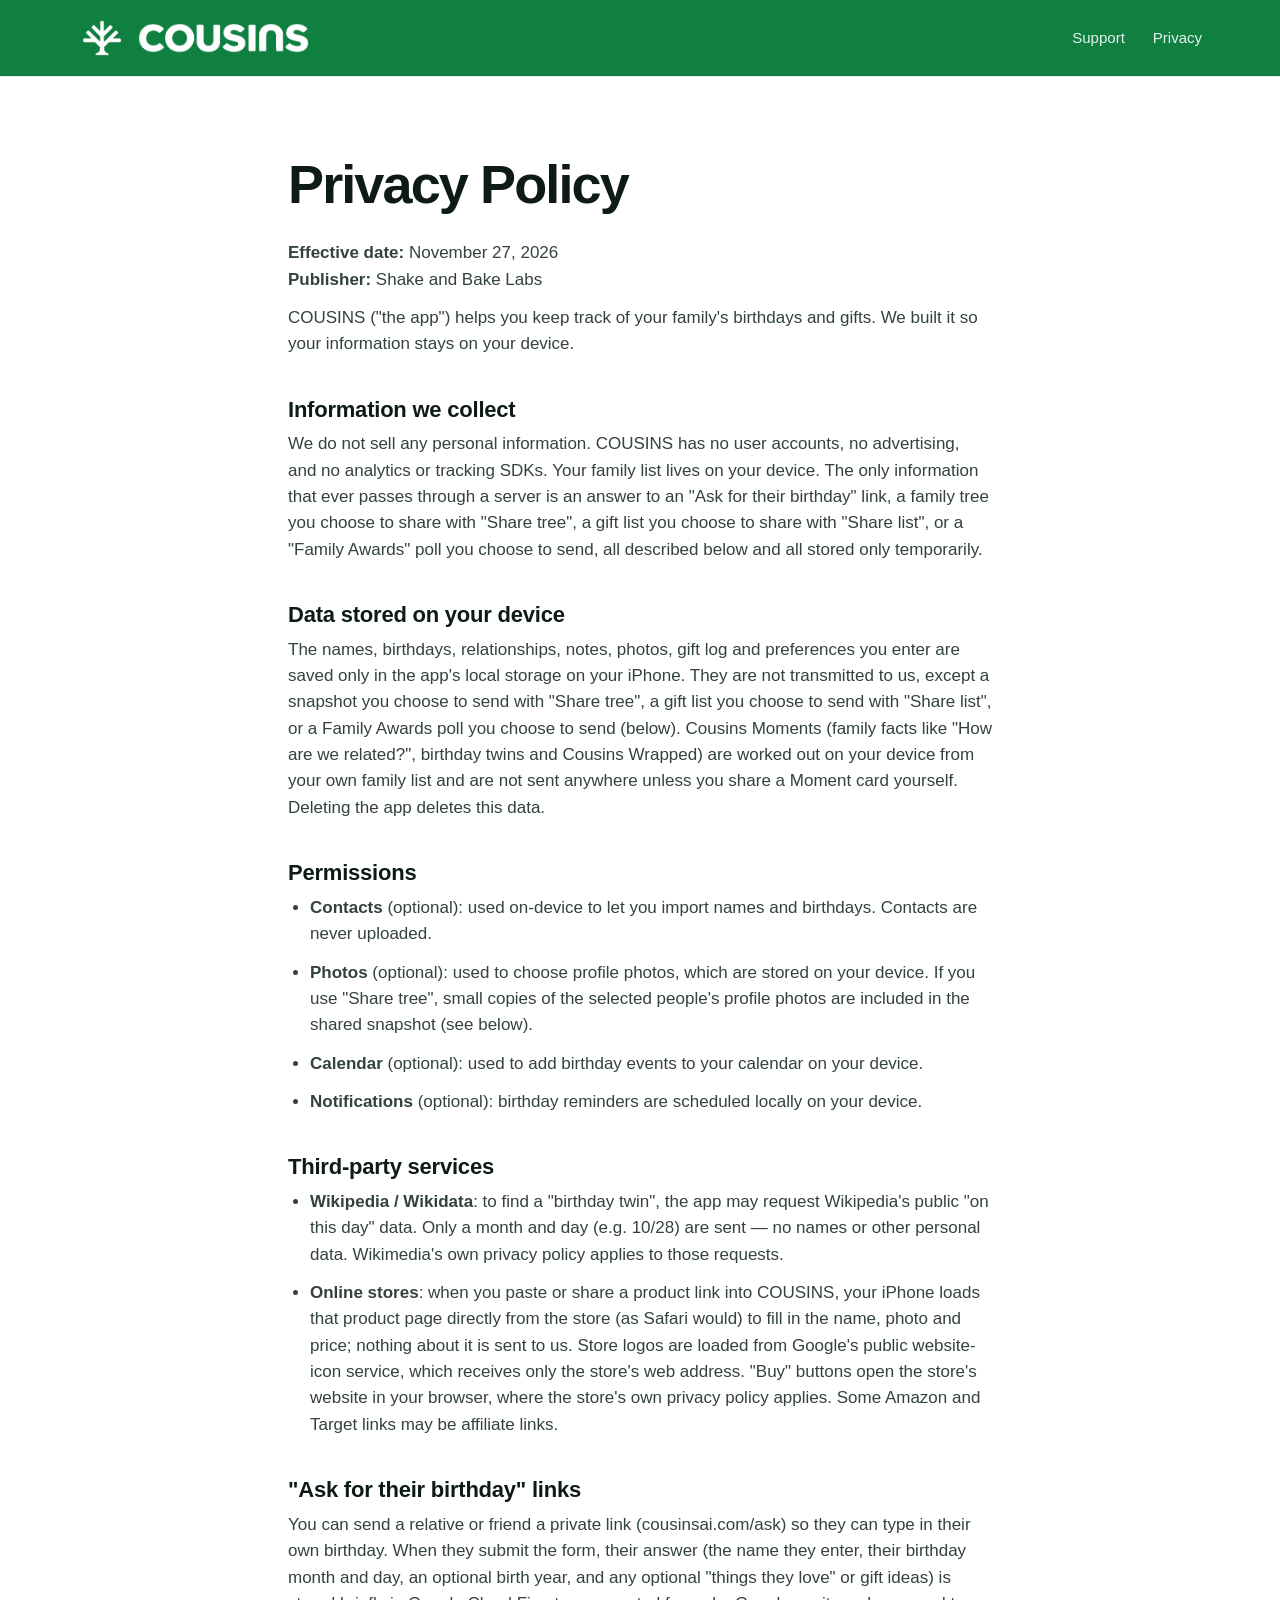
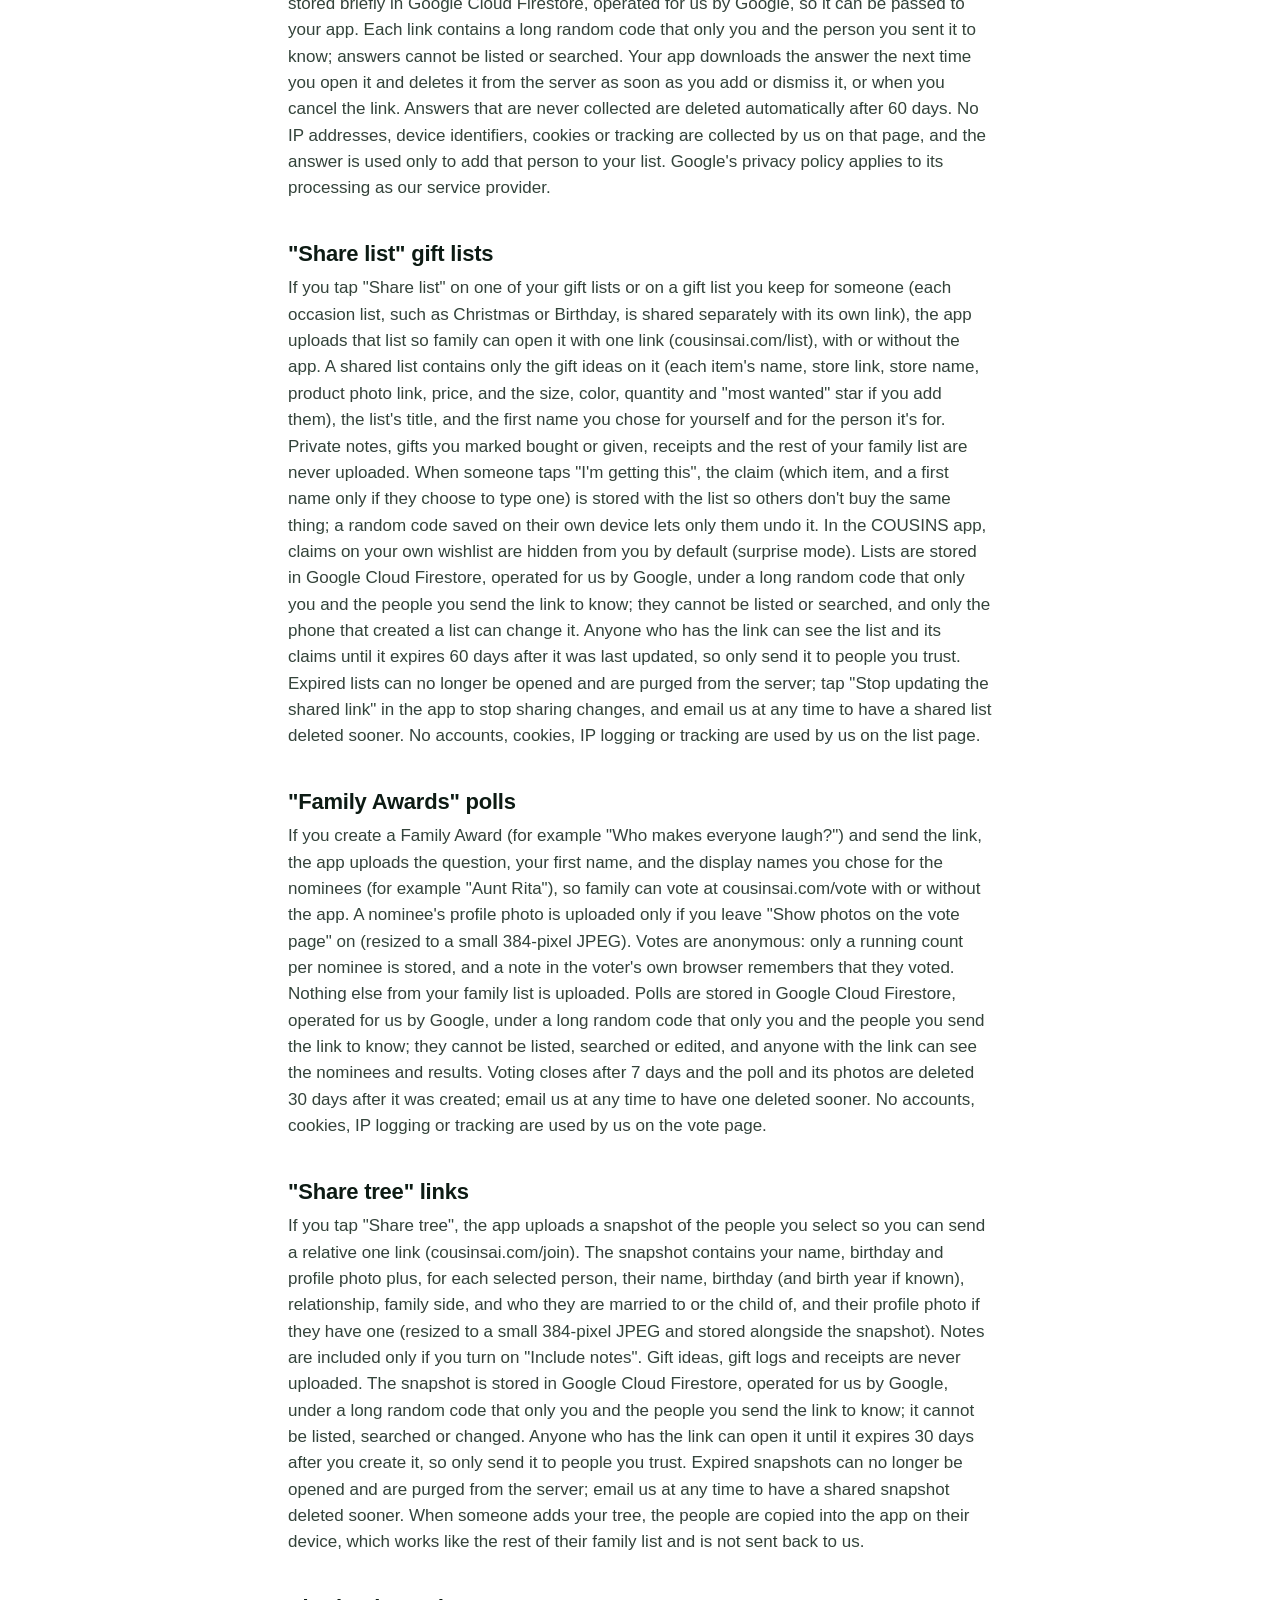
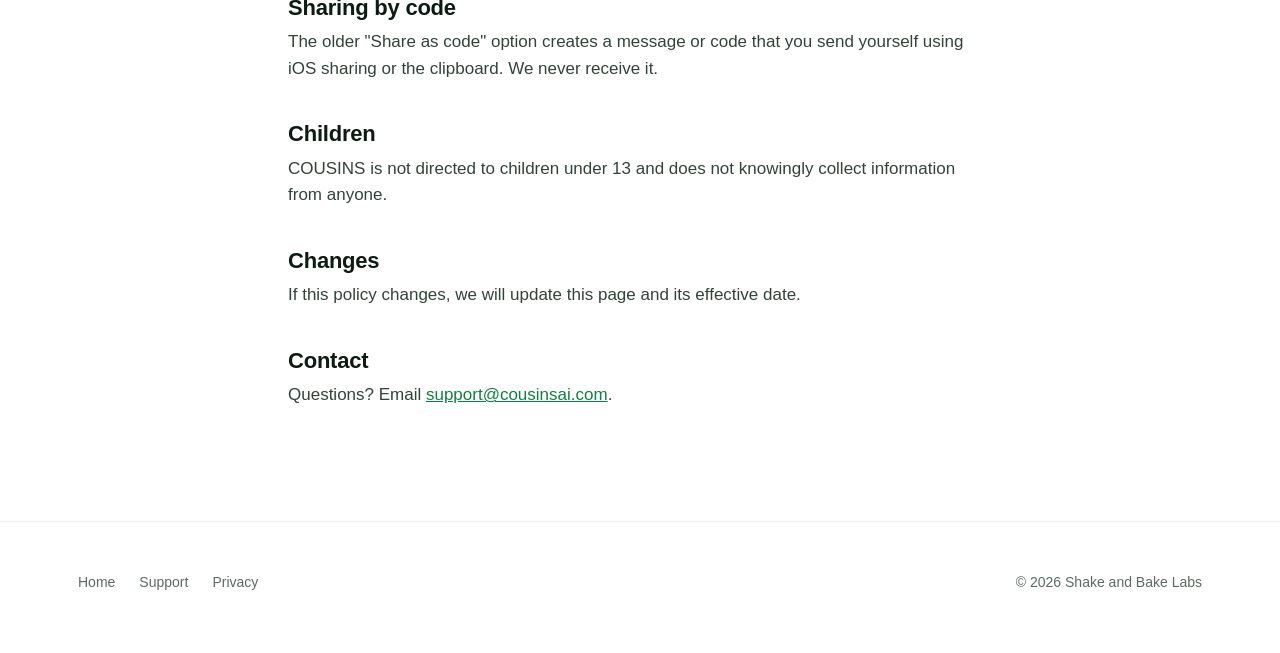
<file: privacy.html>
<!doctype html><html lang="en"><head><meta charset="utf-8"><meta name="viewport" content="width=device-width,initial-scale=1"><title>COUSINS Privacy Policy</title><meta name="description" content="COUSINS keeps your whole family tree, every birthday and every gift in one place."><link rel="icon" href="assets/tree.png"><link rel="apple-touch-icon" href="assets/apple-touch-icon.png"><meta name="theme-color" content="#108040"><link rel="stylesheet" href="style.css"></head><body>
<header class="nav"><div class="wrap"><a class="brand" href="index.html"><img class="t" src="assets/tree-white.png" alt=""><img class="w" src="assets/wordmark-white.png" alt="COUSINS"></a><nav><a href="support.html">Support</a><a href="privacy.html">Privacy</a></nav></div></header>
<main class="doc"><h1>Privacy Policy</h1><p><b>Effective date:</b> November 27, 2026<br><b>Publisher:</b> Shake and Bake Labs</p>
<p>COUSINS ("the app") helps you keep track of your family's birthdays and gifts. We built it so your information stays on your device.</p>
<h2>Information we collect</h2><p>We do not sell any personal information. COUSINS has no user accounts, no advertising, and no analytics or tracking SDKs. Your family list lives on your device. The only information that ever passes through a server is an answer to an "Ask for their birthday" link, a family tree you choose to share with "Share tree", a gift list you choose to share with "Share list", or a "Family Awards" poll you choose to send, all described below and all stored only temporarily.</p>
<h2>Data stored on your device</h2><p>The names, birthdays, relationships, notes, photos, gift log and preferences you enter are saved only in the app's local storage on your iPhone. They are not transmitted to us, except a snapshot you choose to send with "Share tree", a gift list you choose to send with "Share list", or a Family Awards poll you choose to send (below). Cousins Moments (family facts like "How are we related?", birthday twins and Cousins Wrapped) are worked out on your device from your own family list and are not sent anywhere unless you share a Moment card yourself. Deleting the app deletes this data.</p>
<h2>Permissions</h2><ul>
<li><b>Contacts</b> (optional): used on-device to let you import names and birthdays. Contacts are never uploaded.</li>
<li><b>Photos</b> (optional): used to choose profile photos, which are stored on your device. If you use "Share tree", small copies of the selected people's profile photos are included in the shared snapshot (see below).</li>
<li><b>Calendar</b> (optional): used to add birthday events to your calendar on your device.</li>
<li><b>Notifications</b> (optional): birthday reminders are scheduled locally on your device.</li></ul>
<h2>Third-party services</h2><ul>
<li><b>Wikipedia / Wikidata</b>: to find a "birthday twin", the app may request Wikipedia's public "on this day" data. Only a month and day (e.g. 10/28) are sent — no names or other personal data. Wikimedia's own privacy policy applies to those requests.</li>
<li><b>Online stores</b>: when you paste or share a product link into COUSINS, your iPhone loads that product page directly from the store (as Safari would) to fill in the name, photo and price; nothing about it is sent to us. Store logos are loaded from Google's public website-icon service, which receives only the store's web address. "Buy" buttons open the store's website in your browser, where the store's own privacy policy applies. Some Amazon and Target links may be affiliate links.</li></ul>
<h2>"Ask for their birthday" links</h2><p>You can send a relative or friend a private link (cousinsai.com/ask) so they can type in their own birthday. When they submit the form, their answer (the name they enter, their birthday month and day, an optional birth year, and any optional "things they love" or gift ideas) is stored briefly in Google Cloud Firestore, operated for us by Google, so it can be passed to your app. Each link contains a long random code that only you and the person you sent it to know; answers cannot be listed or searched. Your app downloads the answer the next time you open it and deletes it from the server as soon as you add or dismiss it, or when you cancel the link. Answers that are never collected are deleted automatically after 60 days. No IP addresses, device identifiers, cookies or tracking are collected by us on that page, and the answer is used only to add that person to your list. Google's privacy policy applies to its processing as our service provider.</p>
<h2>"Share list" gift lists</h2><p>If you tap "Share list" on one of your gift lists or on a gift list you keep for someone (each occasion list, such as Christmas or Birthday, is shared separately with its own link), the app uploads that list so family can open it with one link (cousinsai.com/list), with or without the app. A shared list contains only the gift ideas on it (each item's name, store link, store name, product photo link, price, and the size, color, quantity and "most wanted" star if you add them), the list's title, and the first name you chose for yourself and for the person it's for. Private notes, gifts you marked bought or given, receipts and the rest of your family list are never uploaded. When someone taps "I'm getting this", the claim (which item, and a first name only if they choose to type one) is stored with the list so others don't buy the same thing; a random code saved on their own device lets only them undo it. In the COUSINS app, claims on your own wishlist are hidden from you by default (surprise mode). Lists are stored in Google Cloud Firestore, operated for us by Google, under a long random code that only you and the people you send the link to know; they cannot be listed or searched, and only the phone that created a list can change it. Anyone who has the link can see the list and its claims until it expires 60 days after it was last updated, so only send it to people you trust. Expired lists can no longer be opened and are purged from the server; tap "Stop updating the shared link" in the app to stop sharing changes, and email us at any time to have a shared list deleted sooner. No accounts, cookies, IP logging or tracking are used by us on the list page.</p>
<h2>"Family Awards" polls</h2><p>If you create a Family Award (for example "Who makes everyone laugh?") and send the link, the app uploads the question, your first name, and the display names you chose for the nominees (for example "Aunt Rita"), so family can vote at cousinsai.com/vote with or without the app. A nominee's profile photo is uploaded only if you leave "Show photos on the vote page" on (resized to a small 384-pixel JPEG). Votes are anonymous: only a running count per nominee is stored, and a note in the voter's own browser remembers that they voted. Nothing else from your family list is uploaded. Polls are stored in Google Cloud Firestore, operated for us by Google, under a long random code that only you and the people you send the link to know; they cannot be listed, searched or edited, and anyone with the link can see the nominees and results. Voting closes after 7 days and the poll and its photos are deleted 30 days after it was created; email us at any time to have one deleted sooner. No accounts, cookies, IP logging or tracking are used by us on the vote page.</p>
<h2>"Share tree" links</h2><p>If you tap "Share tree", the app uploads a snapshot of the people you select so you can send a relative one link (cousinsai.com/join). The snapshot contains your name, birthday and profile photo plus, for each selected person, their name, birthday (and birth year if known), relationship, family side, and who they are married to or the child of, and their profile photo if they have one (resized to a small 384-pixel JPEG and stored alongside the snapshot). Notes are included only if you turn on "Include notes". Gift ideas, gift logs and receipts are never uploaded. The snapshot is stored in Google Cloud Firestore, operated for us by Google, under a long random code that only you and the people you send the link to know; it cannot be listed, searched or changed. Anyone who has the link can open it until it expires 30 days after you create it, so only send it to people you trust. Expired snapshots can no longer be opened and are purged from the server; email us at any time to have a shared snapshot deleted sooner. When someone adds your tree, the people are copied into the app on their device, which works like the rest of their family list and is not sent back to us.</p>
<h2>Sharing by code</h2><p>The older "Share as code" option creates a message or code that you send yourself using iOS sharing or the clipboard. We never receive it.</p>
<h2>Children</h2><p>COUSINS is not directed to children under 13 and does not knowingly collect information from anyone.</p>
<h2>Changes</h2><p>If this policy changes, we will update this page and its effective date.</p>
<h2>Contact</h2><p>Questions? Email <a href="mailto:support@cousinsai.com">support@cousinsai.com</a>.</p>
</main>
<footer><div class="wrap"><div><a href="index.html">Home</a><a href="support.html">Support</a><a href="privacy.html">Privacy</a></div><div>© 2026 Shake and Bake Labs</div></div></footer></body></html>
</file>
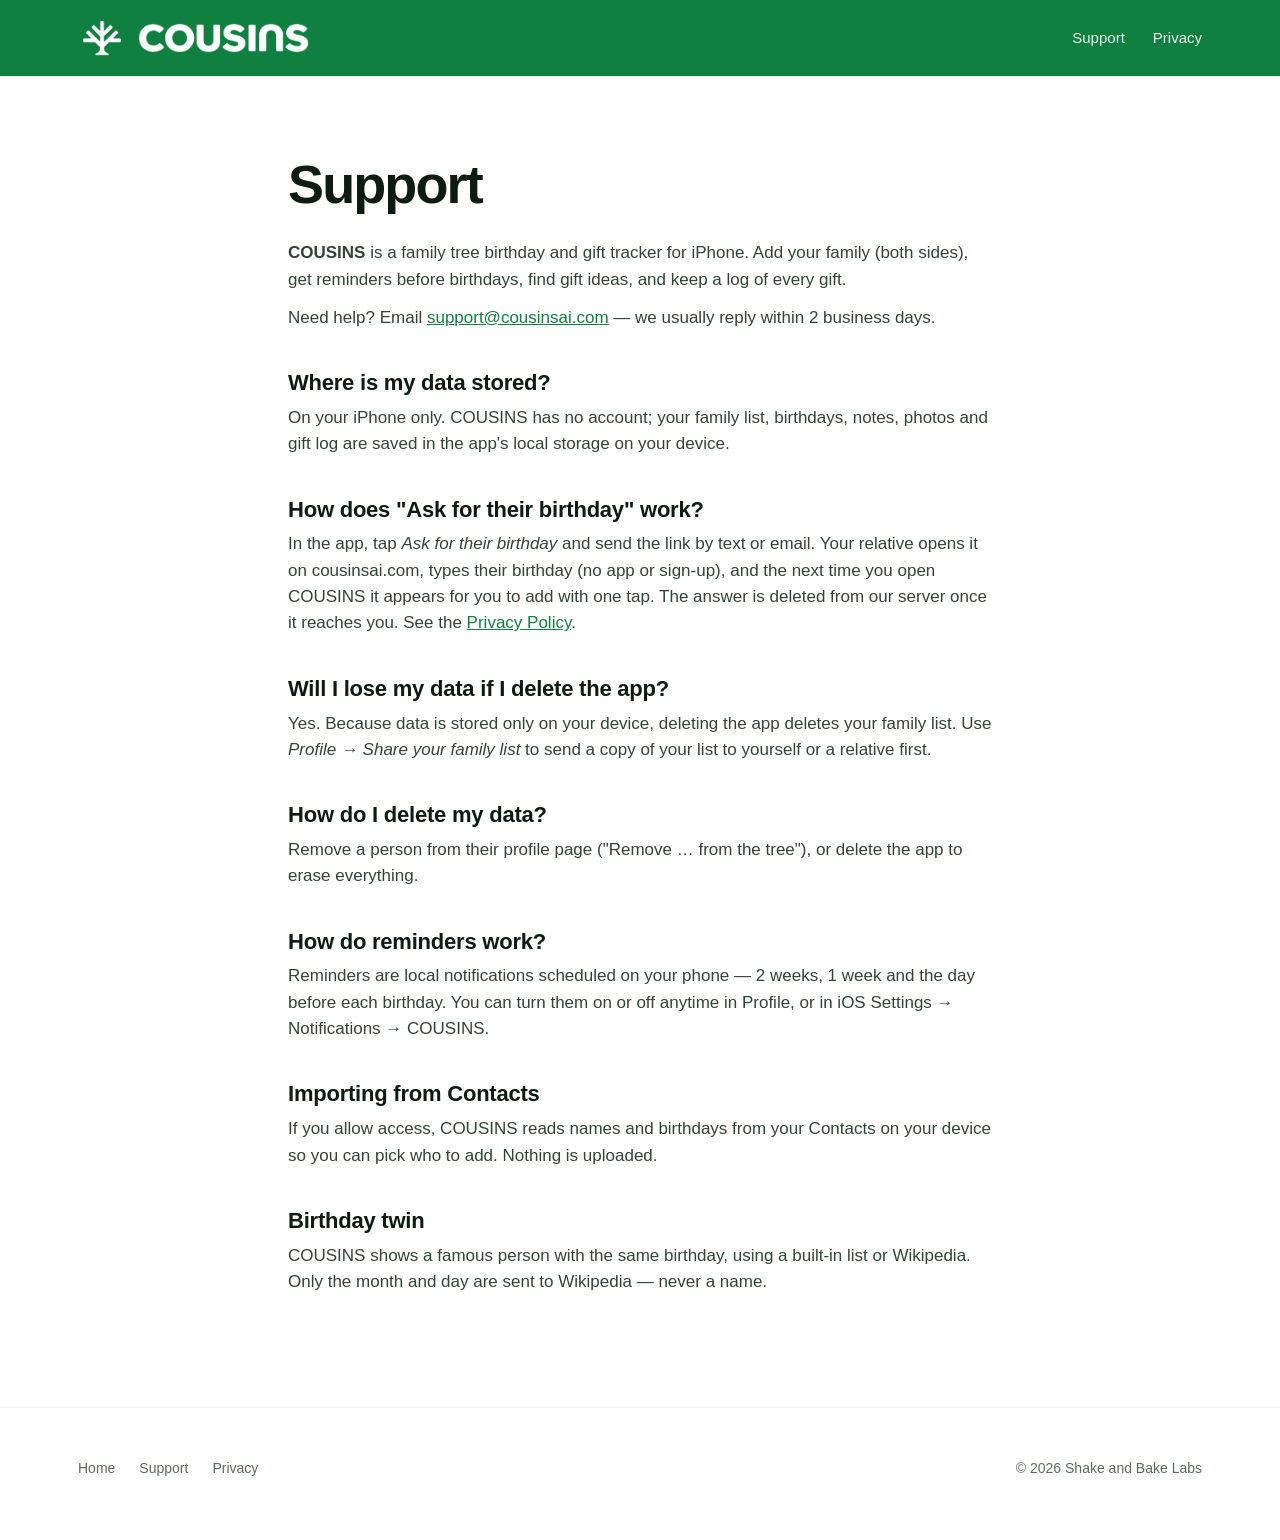
<file: support.html>
<!doctype html><html lang="en"><head><meta charset="utf-8"><meta name="viewport" content="width=device-width,initial-scale=1"><title>COUSINS Support</title><meta name="description" content="COUSINS keeps your whole family tree, every birthday and every gift in one place."><link rel="icon" href="assets/tree.png"><link rel="apple-touch-icon" href="assets/apple-touch-icon.png"><meta name="theme-color" content="#108040"><link rel="stylesheet" href="style.css"></head><body>
<header class="nav"><div class="wrap"><a class="brand" href="index.html"><img class="t" src="assets/tree-white.png" alt=""><img class="w" src="assets/wordmark-white.png" alt="COUSINS"></a><nav><a href="support.html">Support</a><a href="privacy.html">Privacy</a></nav></div></header>
<main class="doc"><h1>Support</h1>
<p><b>COUSINS</b> is a family tree birthday and gift tracker for iPhone. Add your family (both sides), get reminders before birthdays, find gift ideas, and keep a log of every gift.</p>
<p>Need help? Email <a href="mailto:support@cousinsai.com">support@cousinsai.com</a> — we usually reply within 2 business days.</p>
<h2>Where is my data stored?</h2><p>On your iPhone only. COUSINS has no account; your family list, birthdays, notes, photos and gift log are saved in the app's local storage on your device.</p>
<h2>How does "Ask for their birthday" work?</h2><p>In the app, tap <i>Ask for their birthday</i> and send the link by text or email. Your relative opens it on cousinsai.com, types their birthday (no app or sign-up), and the next time you open COUSINS it appears for you to add with one tap. The answer is deleted from our server once it reaches you. See the <a href="privacy.html">Privacy Policy</a>.</p>
<h2>Will I lose my data if I delete the app?</h2><p>Yes. Because data is stored only on your device, deleting the app deletes your family list. Use <i>Profile → Share your family list</i> to send a copy of your list to yourself or a relative first.</p>
<h2>How do I delete my data?</h2><p>Remove a person from their profile page ("Remove … from the tree"), or delete the app to erase everything.</p>
<h2>How do reminders work?</h2><p>Reminders are local notifications scheduled on your phone — 2 weeks, 1 week and the day before each birthday. You can turn them on or off anytime in Profile, or in iOS Settings → Notifications → COUSINS.</p>
<h2>Importing from Contacts</h2><p>If you allow access, COUSINS reads names and birthdays from your Contacts on your device so you can pick who to add. Nothing is uploaded.</p>
<h2>Birthday twin</h2><p>COUSINS shows a famous person with the same birthday, using a built-in list or Wikipedia. Only the month and day are sent to Wikipedia — never a name.</p>
</main>
<footer><div class="wrap"><div><a href="index.html">Home</a><a href="support.html">Support</a><a href="privacy.html">Privacy</a></div><div>© 2026 Shake and Bake Labs</div></div></footer></body></html>
</file>
<file: style.css>
:root{--g:#108040;--gd:#0b5e2f;--mint:#7fe0a6;--ink:#0d1b14;--mute:#5b6b62;--bg:#f6f8f6}
*{box-sizing:border-box;margin:0;padding:0}
html{scroll-behavior:smooth}
body{font-family:-apple-system,BlinkMacSystemFont,"SF Pro Display","Inter","Segoe UI",Roboto,sans-serif;color:var(--ink);background:#fff;-webkit-font-smoothing:antialiased;line-height:1.55}
a{color:var(--g)}
.wrap{max-width:1180px;margin:0 auto;padding:0 28px}
/* nav */
.nav{position:sticky;top:0;z-index:10;background:rgba(255,255,255,.78);backdrop-filter:saturate(180%) blur(18px);-webkit-backdrop-filter:saturate(180%) blur(18px);border-bottom:1px solid rgba(0,0,0,.06)}
.nav .wrap{display:flex;align-items:center;justify-content:space-between;height:76px}
.brand{display:flex;align-items:center;gap:12px;text-decoration:none}
.brand .t{height:48px;width:auto}
.brand .w{height:30px;width:auto}
.nav nav a{color:var(--ink);text-decoration:none;font-size:15px;margin-left:28px;opacity:.75}
.nav nav a:hover{opacity:1}
/* hero */
.hero{position:relative;overflow:hidden;background:radial-gradient(1200px 600px at 75% 30%,#e3f6ea 0,rgba(227,246,234,0) 60%),linear-gradient(180deg,#fbfdfb,#f1f7f3)}
.hero-grid{display:grid;grid-template-columns:1.05fr .95fr;gap:64px;align-items:center;padding:96px 0 110px}
.hero-logo{display:flex;flex-direction:column;align-items:flex-start;gap:18px;margin-bottom:34px}
.hero-logo .t{width:120px;height:auto}
.hero-logo .w{width:min(420px,80%);height:auto}
.eyebrow{font-size:13px;font-weight:600;letter-spacing:.14em;text-transform:uppercase;color:var(--g);margin-bottom:14px}
h1{font-size:clamp(40px,5.4vw,68px);line-height:1.04;letter-spacing:-.035em;font-weight:700}
.sub{font-size:clamp(17px,1.5vw,21px);color:var(--mute);margin:24px 0 36px;max-width:520px}
.badge{display:inline-flex;align-items:center;gap:10px;background:#000;color:#fff;text-decoration:none;padding:12px 22px 12px 18px;border-radius:14px;box-shadow:0 10px 30px rgba(0,0,0,.18);transition:transform .2s}
.badge:hover{transform:translateY(-2px)}
.badge span{display:flex;flex-direction:column;font-size:21px;font-weight:600;line-height:1.05}
.badge small{font-size:11px;font-weight:400}
.note{font-size:14px;color:var(--mute);margin-top:16px}
/* device */
.stage{display:flex;justify-content:center;position:relative}
.stage::before{content:"";position:absolute;width:420px;height:420px;border-radius:50%;background:radial-gradient(circle,rgba(16,128,64,.22),rgba(16,128,64,0) 70%);top:50%;left:50%;transform:translate(-50%,-50%);filter:blur(10px)}
.phone{position:relative;width:min(330px,78vw);aspect-ratio:886/1920;padding:12px;border-radius:56px;background:linear-gradient(145deg,#2a2d2c,#0b0c0c 60%,#1d1f1e);box-shadow:0 0 0 2px #3a3d3c inset,0 50px 100px -20px rgba(11,40,24,.45),0 30px 60px -30px rgba(0,0,0,.5)}
.phone video,.phone img{display:block;width:100%;height:100%;object-fit:cover;border-radius:44px;background:#0f7a3c}
.phone::after{content:"";position:absolute;top:24px;left:50%;transform:translateX(-50%);width:30%;height:26px;background:#000;border-radius:20px}
/* sections */
section{padding:120px 0}
.center{text-align:center}
h2{font-size:clamp(32px,4vw,52px);letter-spacing:-.03em;line-height:1.08;font-weight:700}
.lead{font-size:19px;color:var(--mute);max-width:620px;margin:18px auto 0}
.feats{display:grid;grid-template-columns:repeat(3,1fr);gap:22px;margin-top:64px}
.feat{background:var(--bg);border-radius:24px;padding:34px 30px;transition:transform .25s,box-shadow .25s}
.feat:hover{transform:translateY(-4px);box-shadow:0 20px 40px -20px rgba(11,60,30,.25)}
.feat .ic{font-size:30px;margin-bottom:16px}
.feat b{display:block;font-size:19px;margin-bottom:8px;letter-spacing:-.01em}
.feat p{color:var(--mute);font-size:16px}
/* gallery */
.gallery-sec{background:linear-gradient(180deg,#fff,#eef6f1);padding-bottom:100px}
.gallery{display:flex;gap:28px;overflow-x:auto;scroll-snap-type:x mandatory;padding:56px max(28px,calc((100vw - 1180px)/2 + 28px)) 50px;scrollbar-width:none}
.gallery::-webkit-scrollbar{display:none}
.shot{flex:0 0 auto;width:250px;aspect-ratio:1290/2796;scroll-snap-align:center;border-radius:30px;overflow:hidden;box-shadow:0 30px 60px -25px rgba(11,50,28,.45),0 0 0 1px rgba(0,0,0,.05)}
.shot img{display:block;width:100%;height:100%;object-fit:contain}
.hint{text-align:center;color:var(--mute);font-size:14px}
/* privacy band */
.privacy{background:var(--g);color:#fff;text-align:center;border-radius:36px;padding:90px 30px;background-image:radial-gradient(700px 300px at 50% 0,rgba(127,224,166,.35),transparent)}
.privacy img{width:84px;margin-bottom:22px}
.privacy h2{color:#fff}
.privacy p{color:rgba(255,255,255,.85);font-size:19px;max-width:560px;margin:18px auto 34px}
.privacy .badge{background:#fff;color:#000}
.privacy .badge svg{fill:#000}
/* footer */
footer{padding:50px 0 60px;color:var(--mute);font-size:14px;border-top:1px solid rgba(0,0,0,.06)}
footer .wrap{display:flex;justify-content:space-between;align-items:center;flex-wrap:wrap;gap:16px}
footer a{color:var(--mute);text-decoration:none;margin-right:24px}
footer a:hover{color:var(--ink)}
/* docs */
.doc{max-width:760px;margin:0 auto;padding:80px 28px 100px}
.doc h1{font-size:clamp(36px,5vw,54px);margin-bottom:28px}
.doc h2{font-size:22px;letter-spacing:-.01em;margin:40px 0 10px}
.doc p,.doc li{color:#33433a;font-size:17px;margin-bottom:12px}
.doc ul{padding-left:22px}
@media(max-width:900px){
 .hero-grid{grid-template-columns:1fr;text-align:center;padding:60px 0 80px;gap:56px}
 .hero-logo{align-items:center}.sub{margin-left:auto;margin-right:auto}
 .feats{grid-template-columns:1fr 1fr}
 section{padding:84px 0}
}
@media(max-width:600px){
 .nav nav a{margin-left:16px;font-size:14px}.brand .t{height:38px}.brand .w{height:22px}
 .hero-logo .t{width:96px}.feats{grid-template-columns:1fr}
 .shot{width:210px;border-radius:26px}.phone{border-radius:48px;padding:10px}.phone video{border-radius:38px}
 .privacy{border-radius:0;margin:0 -28px}
}
.nav{background:#108040;border-bottom:none;box-shadow:0 1px 0 rgba(0,0,0,.08)}
.nav nav a{color:#fff;opacity:.9}.nav nav a:hover{opacity:1}
/* tree features */
.features{position:relative;overflow:hidden;background:linear-gradient(180deg,#fff,#f4faf6 50%,#fff)}
.features::before{content:"";position:absolute;inset:0;background:url(assets/tree.png) no-repeat center 62%/min(900px,120vw);opacity:.05;pointer-events:none}
.features .wrap{position:relative}
.trunk{position:relative;max-width:1000px;margin:72px auto 0;display:grid;grid-template-columns:1fr 1fr;column-gap:96px;row-gap:0;text-align:left}
.trunk::before{content:"";position:absolute;left:50%;top:0;bottom:70px;width:4px;margin-left:-2px;border-radius:4px;background:linear-gradient(180deg,rgba(127,224,166,.2),#7fe0a6 12%,#108040 90%)}
.branch{position:relative;padding:18px 0}
.branch.l{grid-column:1}
.branch.r{grid-column:2;margin-top:110px;margin-bottom:-110px}
.branch::after{content:"";position:absolute;top:50%;width:48px;height:2px;background:#7fe0a6}
.branch.l::after{right:-48px}.branch.r::after{left:-48px}
.node{position:absolute;top:50%;width:18px;height:18px;margin-top:-9px;border-radius:50%;background:#fff;border:4px solid #108040;box-shadow:0 0 0 6px rgba(127,224,166,.3);z-index:1}
.branch.l .node{right:-57px}.branch.r .node{left:-57px}
.leafcard{display:flex;gap:18px;align-items:flex-start;background:rgba(255,255,255,.92);backdrop-filter:blur(6px);border:1px solid rgba(16,128,64,.1);border-radius:26px 26px 26px 6px;padding:26px 26px;box-shadow:0 1px 2px rgba(11,60,30,.05),0 18px 40px -22px rgba(11,60,30,.3);transition:transform .25s,box-shadow .25s}
.branch.l .leafcard{border-radius:26px 6px 26px 26px}
.leafcard:hover{transform:translateY(-3px);box-shadow:0 1px 2px rgba(11,60,30,.05),0 26px 50px -22px rgba(11,60,30,.38)}
.leafcard .ic{flex:0 0 52px;height:52px;border-radius:16px;display:grid;place-items:center;color:#108040;background:linear-gradient(145deg,#eafaf0,#d3f3df);box-shadow:inset 0 0 0 1px rgba(16,128,64,.12)}
.leafcard .ic svg{width:28px;height:28px}
.leafcard b{display:block;font-size:19px;letter-spacing:-.01em;margin:2px 0 6px}
.leafcard p{color:var(--mute);font-size:16px;margin:0}
.roots{grid-column:1/3;display:flex;justify-content:center;margin-top:140px}
.roots img{width:64px;height:auto;opacity:.9}
@media(max-width:760px){
 .trunk{grid-template-columns:1fr;column-gap:0;padding-left:34px;margin-top:48px}
 .trunk::before{left:10px;bottom:60px}
 .branch.l,.branch.r{grid-column:1;margin:0;padding:12px 0}
 .branch.l::after,.branch.r::after{left:-24px;right:auto;width:24px}
 .branch.l .node,.branch.r .node{left:-33px;right:auto}
 .branch.l .leafcard,.branch.r .leafcard{border-radius:6px 24px 24px 24px;padding:22px 20px}
 .roots{grid-column:1;justify-content:flex-start;margin:24px 0 0 -58px}
 .roots img{width:52px}
}
.trunk{display:block}
.branch.l,.branch.r{width:calc(50% - 48px);margin:0}
.branch.r{margin-left:auto}
.branch+.branch{margin-top:-46px}
.roots{margin-top:40px}
@media(max-width:760px){.branch.l,.branch.r{width:100%;margin:0}.branch+.branch{margin-top:0}.roots{margin:24px 0 0 -58px}}
/* condensed horizontal tree */
.features{padding:88px 0 80px}
.features .lead{margin-top:12px}
.trunk{display:grid;grid-template-columns:repeat(3,1fr);grid-template-rows:auto 56px auto;column-gap:28px;max-width:1060px;margin:44px auto 0}
.trunk::before{left:0;right:0;top:50%;bottom:auto;width:auto;height:4px;margin:-2px 0 0;background:linear-gradient(90deg,rgba(127,224,166,.15),#7fe0a6 10%,#108040 50%,#7fe0a6 90%,rgba(127,224,166,.15))}
.branch.l,.branch.r{width:auto;margin:0;padding:0}
.branch+.branch{margin-top:0}
.branch.l{grid-row:1;padding-bottom:22px}
.branch.r{grid-row:3;padding-top:22px}
.branch:nth-child(1){grid-column:1}.branch:nth-child(3){grid-column:2}.branch:nth-child(5){grid-column:3}
.branch:nth-child(2){grid-column:1}.branch:nth-child(4){grid-column:2}.branch:nth-child(6){grid-column:3}
.branch::after{top:auto;left:50%;right:auto;width:2px;height:50px;margin-left:-1px}
.branch.l::after{right:auto;left:50%;bottom:-28px}
.branch.r::after{left:50%;top:-28px}
.branch.l .node,.branch.r .node{left:50%;right:auto;margin:0 0 0 -9px;top:auto}
.branch.l .node{bottom:-37px}.branch.r .node{top:-37px}
.leafcard{display:grid;grid-template-columns:40px 1fr;column-gap:12px;align-items:center;padding:18px 20px;height:100%}
.leafcard>div:last-child{display:contents}
.leafcard .ic{width:40px;height:40px;border-radius:12px;flex:none}
.leafcard .ic svg{width:22px;height:22px}
.leafcard b{margin:0;font-size:17px}
.leafcard p{grid-column:1/3;margin-top:8px;font-size:15px;line-height:1.5}
.branch.l .leafcard{border-radius:22px 22px 22px 22px}
.branch.l .leafcard,.branch.r .leafcard{border-radius:22px}
.roots{display:none}
@media(max-width:760px){
 .features{padding:64px 0 56px}
 .trunk{display:block;padding-left:28px;margin-top:32px}
 .trunk::before{left:8px;right:auto;top:0;bottom:0;width:3px;height:auto;margin:0;background:linear-gradient(180deg,#7fe0a6,#108040)}
 .branch.l,.branch.r{padding:0 0 10px}
 .branch::after,.branch.l::after,.branch.r::after{left:-20px;top:26px;bottom:auto;width:20px;height:2px;margin:0}
 .branch.l .node,.branch.r .node{left:-27px;top:20px;bottom:auto;margin:0;width:14px;height:14px;border-width:3px}
 .leafcard{padding:14px 16px}
 .leafcard p{margin-top:6px;font-size:14.5px}
}
.leafcard{align-content:start;row-gap:0}
.leafcard b{align-self:center}
.leafcard p{margin-top:10px}
/* organic branch */
.trunk::before,.branch::after,.node{display:none!important}
.trunk{grid-template-rows:auto 80px auto}
.branch.l{padding-bottom:0}.branch.r{padding-top:0}
.branch-h{position:absolute;left:-30px;right:-30px;width:calc(100% + 60px);top:50%;height:80px;margin-top:-40px;pointer-events:none;overflow:visible}
.branch-h path,.branch-v path{fill:none;vector-effect:non-scaling-stroke;stroke-linecap:round}
.branch-h .bm{stroke:#9fcfb0;stroke-width:3}
.branch-h .bm.thin{stroke:#cfe9d8;stroke-width:1.2}
.branch-h .tw{stroke:#a9d6b9;stroke-width:1.8}
.branch-h .tw.sm{stroke-width:1.3}
.branch-h .lf,.branch-v .lf{fill:#bfe6cc;stroke:none}
.branch-v{display:none}
@media(max-width:760px){
 .branch-h{display:none}
 .branch-v{display:block;position:absolute;left:0;top:0;width:24px;height:100%;pointer-events:none}
 .branch-v .bm{stroke:#9fcfb0;stroke-width:2.5}
 .branch.l,.branch.r{position:relative}
 .branch.l::after,.branch.r::after{display:block!important;content:"";position:absolute;left:-16px;top:12px;width:16px;height:14px;background:none;border:solid #a9d6b9;border-width:0 0 1.8px 1.8px;border-radius:0 0 0 14px}
 .branch.l::before,.branch.r::before{content:"";position:absolute;left:-12px;top:5px;width:9px;height:6px;border-radius:9px 0 9px 0;background:#bfe6cc;transform:rotate(-25deg)}
}
.branch:nth-of-type(1){grid-column:1}.branch:nth-of-type(3){grid-column:2}.branch:nth-of-type(5){grid-column:3}
.branch:nth-of-type(2){grid-column:1}.branch:nth-of-type(4){grid-column:2}.branch:nth-of-type(6){grid-column:3}
@media(max-width:760px){.branch.l,.branch.r{padding:0 0 10px}}
.phone{aspect-ratio:auto;height:auto}
.phone video{aspect-ratio:430/932;height:auto;object-fit:fill;background:#f4f6f3}
.phone::after{display:none}
/* leaf tree */
.tree{position:relative;max-width:1060px;height:520px;margin:40px auto 0;text-align:left}
.treeart{position:absolute;inset:0;width:100%;height:100%;overflow:visible}
.treeart .tk{fill:#b9dcc4}
.treeart .br{fill:none;stroke:#b9dcc4;stroke-width:3;stroke-linecap:round;vector-effect:non-scaling-stroke}
.treeart .tw{fill:none;stroke:#cfe8d7;stroke-width:1.6;stroke-linecap:round;vector-effect:non-scaling-stroke}
.leaf{position:absolute;width:28.3%;transform-origin:center}
.leaf.l.t1{left:18.9%;top:0;--r:-3deg}.leaf.r.t1{left:52.8%;top:0;--r:3deg}
.leaf.l.t2{left:0;top:34%;--r:-2deg}.leaf.r.t2{left:71.7%;top:34%;--r:2deg}
.leaf.l.t3{left:11.3%;top:68%;--r:-3deg}.leaf.r.t3{left:60.4%;top:68%;--r:3deg}
.lc{position:relative;display:grid;grid-template-columns:34px 1fr;column-gap:10px;align-items:center;min-height:140px;align-content:center;padding:20px 30px 20px 34px;background:linear-gradient(135deg,#f3fbf6,#e2f4e8);border:1px solid rgba(16,128,64,.14);box-shadow:0 14px 30px -18px rgba(11,60,30,.35);transform:rotate(var(--r));transition:transform .3s,box-shadow .3s}
.leaf.l .lc{border-radius:90px 14px 90px 14px / 70px 14px 70px 14px}
.leaf.r .lc{border-radius:14px 90px 14px 90px / 14px 70px 14px 70px}
.lc::before{content:"";position:absolute;left:14%;right:14%;top:50%;height:1px;background:linear-gradient(90deg,transparent,rgba(16,128,64,.16),transparent);transform:rotate(-14deg);pointer-events:none}
.leaf.r .lc::before{transform:rotate(14deg)}
.lc:hover{transform:rotate(0) translateY(-3px);box-shadow:0 20px 40px -18px rgba(11,60,30,.4)}
.lc>div:last-child{display:contents}
.lc .ic{width:34px;height:34px;border-radius:11px;display:grid;place-items:center;color:#108040;background:#fff;box-shadow:inset 0 0 0 1px rgba(16,128,64,.14);position:relative}
.lc .ic svg{width:19px;height:19px}
.lc b{font-size:16.5px;letter-spacing:-.01em;position:relative}
.lc p{grid-column:1/3;margin-top:7px;font-size:14.5px;line-height:1.45;color:var(--mute);position:relative}
@media(max-width:860px){
 .tree{height:auto;display:flex;flex-direction:column;gap:14px;padding:4px 0}
 .tree::before{content:"";position:absolute;left:50%;top:0;bottom:0;width:3px;margin-left:-1.5px;border-radius:3px;background:#cfe8d7}
 .treeart{display:none}
 .leaf{position:relative;left:auto!important;top:auto!important;width:84%}
 .leaf.r{align-self:flex-end}
 .lc{min-height:0;padding:18px 26px 18px 28px}
}
@media(max-width:860px){.leaf.l{--r:-1.5deg!important}.leaf.r{--r:1.5deg!important}.leaf{width:90%}}
/* bolder leaves */
.lc{background:linear-gradient(135deg,#d6f2df,#a8e0b9);border:2.5px solid #108040;box-shadow:0 16px 30px -16px rgba(11,60,30,.45)}
.lc::before{height:2px;background:linear-gradient(90deg,transparent,rgba(16,128,64,.45) 20%,rgba(16,128,64,.45) 80%,transparent)}
.lc b{color:#0b2a18}.lc p{color:#1f3d2b}
.lc .ic{background:#108040;color:#fff;box-shadow:none}
.treeart .tk{fill:#108040}
.treeart .br{stroke:#108040;stroke-width:5}
.treeart .tw{stroke:#2f9a5a;stroke-width:2.5}
@media(max-width:860px){.tree::before{width:4px;background:#108040}}
.lc::before{background:linear-gradient(90deg,transparent,rgba(16,128,64,.22) 20%,rgba(16,128,64,.22) 80%,transparent)}
</file>
<file: ask/ask.css>
.ask{background:radial-gradient(900px 500px at 50% -10%,#dff3e6 0,rgba(223,243,230,0) 70%),#f6f8f6}
.ask-main{min-height:calc(100vh - 220px);display:flex;justify-content:center;padding:44px 18px 70px}
.card{width:100%;max-width:520px;background:#fff;border-radius:30px;padding:34px 28px 30px;border:2px solid #d6f2df;border-bottom-width:6px;box-shadow:0 30px 60px -30px rgba(11,60,30,.35);text-align:center}
.hidden{display:none}
.cake{width:76px;height:76px;margin:0 auto 14px;border-radius:24px;background:linear-gradient(180deg,#D6F2DF,#A8E0B9);border:2.5px solid #108040;display:flex;align-items:center;justify-content:center;font-size:38px}
.card h1{font-size:30px;letter-spacing:-.02em;line-height:1.15}
.lead-s{color:var(--mute);font-size:17px;margin:10px auto 22px;max-width:420px}
#f{text-align:left;display:flex;flex-direction:column;gap:14px}
#f label{display:block;font-weight:700;font-size:14px;color:#24382c}
.opt{margin-left:4px;font-weight:500;color:var(--mute);font-size:12px}
#f input,#f select,#f textarea{display:block;margin-top:6px;font:inherit;font-size:17px;font-weight:500;color:var(--ink);background:#f6f8f6;border:2px solid #dfe9e2;border-radius:14px;padding:12px 14px;width:100%;-webkit-appearance:none;appearance:none}
#f select{background-image:linear-gradient(45deg,transparent 50%,#108040 50%),linear-gradient(135deg,#108040 50%,transparent 50%);background-position:calc(100% - 18px) 52%,calc(100% - 12px) 52%;background-size:6px 6px;background-repeat:no-repeat;padding-right:30px}
#f input:focus,#f select:focus,#f textarea:focus{outline:none;border-color:#108040;background:#fff}
#f textarea{resize:vertical}
.row{display:grid;grid-template-columns:1.3fr 1fr 1fr;gap:10px}
#go{margin-top:6px;font:inherit;font-size:18px;font-weight:800;color:#fff;background:#108040;border:none;border-radius:18px;padding:16px;box-shadow:0 5px 0 #0B5A2D;cursor:pointer;transition:transform .1s,box-shadow .1s}
#go:active{transform:translateY(4px);box-shadow:0 1px 0 #0B5A2D}
#go:disabled{opacity:.6}
.err{color:#b3261e;font-size:14px;min-height:0;margin:0}
.fine{font-size:12.5px;color:var(--mute);text-align:center;margin-top:4px}
.get{margin-top:6px;font-size:16px;font-weight:700}
@media(max-width:520px){.card{padding:28px 18px 24px;border-radius:26px}.row{grid-template-columns:1.2fr 1fr 1fr}.nav nav a{margin-left:16px}}
</file>
